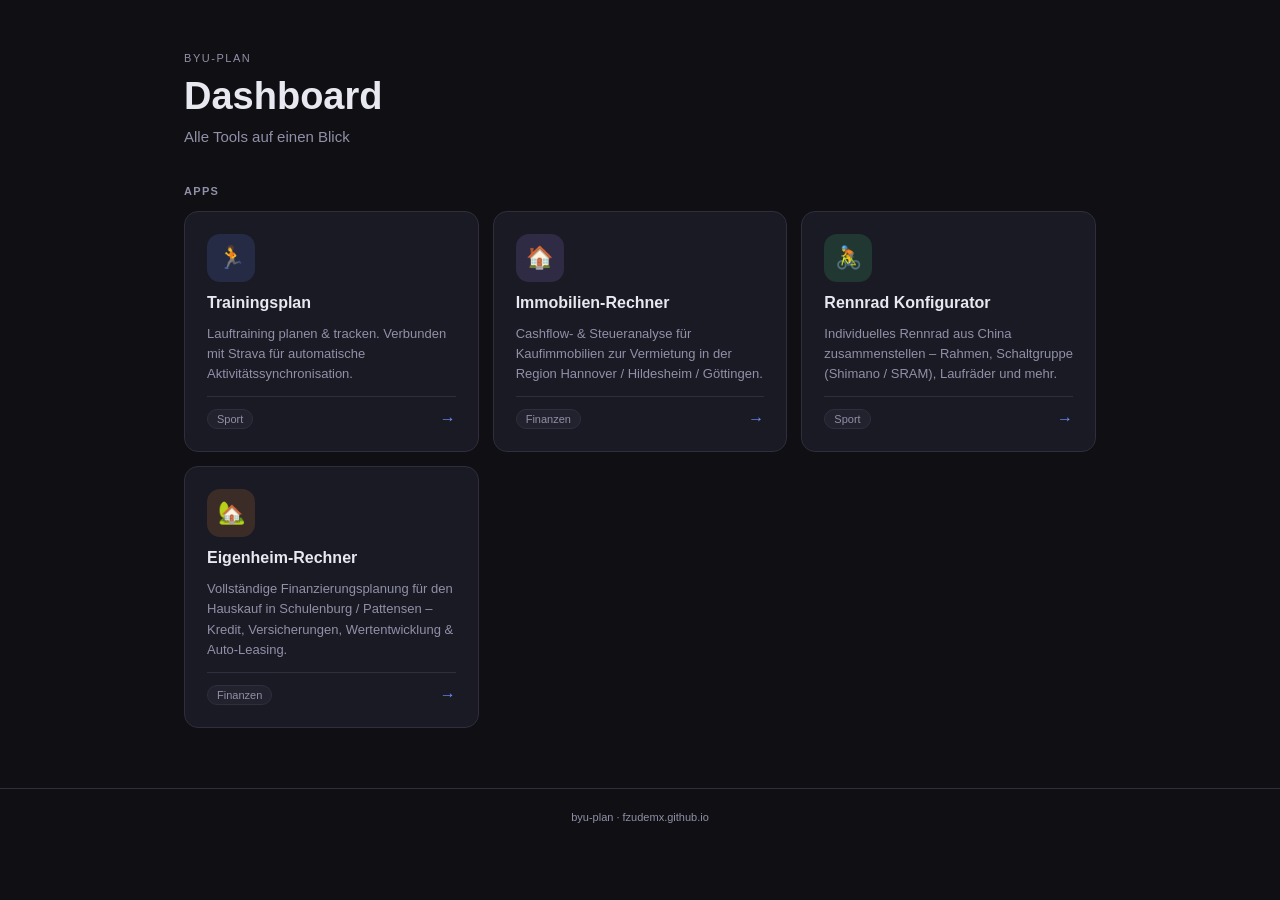
<file: index.html>
<!DOCTYPE html>
<html lang="de">
<head>
  <meta charset="UTF-8">
  <meta name="viewport" content="width=device-width, initial-scale=1.0">
  <title>Dashboard · byu-plan</title>
  <link rel="icon" type="image/svg+xml" href="/byu-plan/favicon.svg" />
  <style>
    :root {
      --bg: #0f0f14; --surface: #1a1a24; --surface2: #22222e;
      --border: #2e2e3d; --text: #e8e8f0; --text2: #9090a8;
      --accent: #6c8dfa; --accent2: #a78bfa; --radius: 14px;
    }
    * { box-sizing: border-box; margin: 0; padding: 0; }
    body {
      background: var(--bg); color: var(--text);
      font-family: -apple-system, BlinkMacSystemFont, 'Segoe UI', sans-serif;
      min-height: 100vh;
    }
    .hero { padding: 52px 24px 0; max-width: 960px; margin: 0 auto; }
    .hero .eyebrow { font-size: 11px; text-transform: uppercase; letter-spacing: .14em; color: var(--text2); margin-bottom: 12px; }
    .hero h1 {
      font-size: 38px; font-weight: 800; line-height: 1.1;
      background: linear-gradient(135deg, #e8e8f0 40%, #6c8dfa 100%);
      -webkit-background-clip: text; -webkit-text-fill-color: transparent; background-clip: text;
    }
    .hero p { color: var(--text2); font-size: 15px; margin-top: 10px; }
    .grid { max-width: 960px; margin: 0 auto; padding: 0 24px 60px; }
    .section-label { font-size: 11px; font-weight: 700; text-transform: uppercase; letter-spacing: .12em; color: var(--text2); margin: 40px 0 14px; }
    .app-grid { display: grid; grid-template-columns: repeat(auto-fill, minmax(260px, 1fr)); gap: 14px; }
    .card {
      background: var(--surface); border: 1px solid var(--border);
      border-radius: var(--radius); padding: 22px; text-decoration: none; color: inherit;
      display: flex; flex-direction: column; gap: 12px;
      transition: border-color .2s, transform .15s, box-shadow .2s;
    }
    .card:hover { border-color: var(--accent); transform: translateY(-3px); box-shadow: 0 10px 36px rgba(108,141,250,.13); }
    .card:active { transform: translateY(0); }
    .card-icon { width: 48px; height: 48px; border-radius: 13px; display: flex; align-items: center; justify-content: center; font-size: 22px; }
    .icon-blue   { background: rgba(108,141,250,.15); }
    .icon-purple { background: rgba(167,139,250,.15); }
    .icon-green  { background: rgba(74,222,128,.15); }
    .card-name { font-size: 16px; font-weight: 700; }
    .card-desc { font-size: 13px; color: var(--text2); line-height: 1.55; flex: 1; }
    .card-foot { display: flex; align-items: center; justify-content: space-between; padding-top: 12px; border-top: 1px solid var(--border); }
    .tag { font-size: 11px; padding: 3px 9px; border-radius: 20px; background: var(--surface2); color: var(--text2); border: 1px solid var(--border); }
    .arrow { font-size: 16px; color: var(--accent); transition: transform .15s; }
    .card:hover .arrow { transform: translateX(5px); }
    footer { text-align: center; padding: 22px; color: var(--text2); font-size: 11px; border-top: 1px solid var(--border); }
    @media (max-width: 480px) { .hero h1 { font-size: 28px; } .hero { padding-top: 36px; } }
  </style>
</head>
<body>

<div class="hero">
  <div class="eyebrow">byu-plan</div>
  <h1>Dashboard</h1>
  <p>Alle Tools auf einen Blick</p>
</div>

<div class="grid">
  <div class="section-label">Apps</div>
  <div class="app-grid">

    <a class="card" href="trainingsplan.html">
      <div class="card-icon icon-blue">🏃</div>
      <div class="card-name">Trainingsplan</div>
      <div class="card-desc">Lauftraining planen &amp; tracken. Verbunden mit Strava für automatische Aktivitätssynchronisation.</div>
      <div class="card-foot"><span class="tag">Sport</span><span class="arrow">→</span></div>
    </a>

    <a class="card" href="mietkalkulator.html">
      <div class="card-icon icon-purple">🏠</div>
      <div class="card-name">Immobilien-Rechner</div>
      <div class="card-desc">Cashflow- &amp; Steueranalyse für Kaufimmobilien zur Vermietung in der Region Hannover / Hildesheim / Göttingen.</div>
      <div class="card-foot"><span class="tag">Finanzen</span><span class="arrow">→</span></div>
    </a>

    <a class="card" href="rennrad-konfigurator.html">
      <div class="card-icon icon-green">🚴</div>
      <div class="card-name">Rennrad Konfigurator</div>
      <div class="card-desc">Individuelles Rennrad aus China zusammenstellen – Rahmen, Schaltgruppe (Shimano / SRAM), Laufräder und mehr.</div>
      <div class="card-foot"><span class="tag">Sport</span><span class="arrow">→</span></div>
    </a>

    <a class="card" href="eigenheim-rechner.html">
      <div class="card-icon" style="background:rgba(251,146,60,.15)">🏡</div>
      <div class="card-name">Eigenheim-Rechner</div>
      <div class="card-desc">Vollständige Finanzierungsplanung für den Hauskauf in Schulenburg / Pattensen – Kredit, Versicherungen, Wertentwicklung &amp; Auto-Leasing.</div>
      <div class="card-foot"><span class="tag">Finanzen</span><span class="arrow">→</span></div>
    </a>

  </div>
</div>

<footer>byu-plan · fzudemx.github.io</footer>

</body>
</html>
</file>
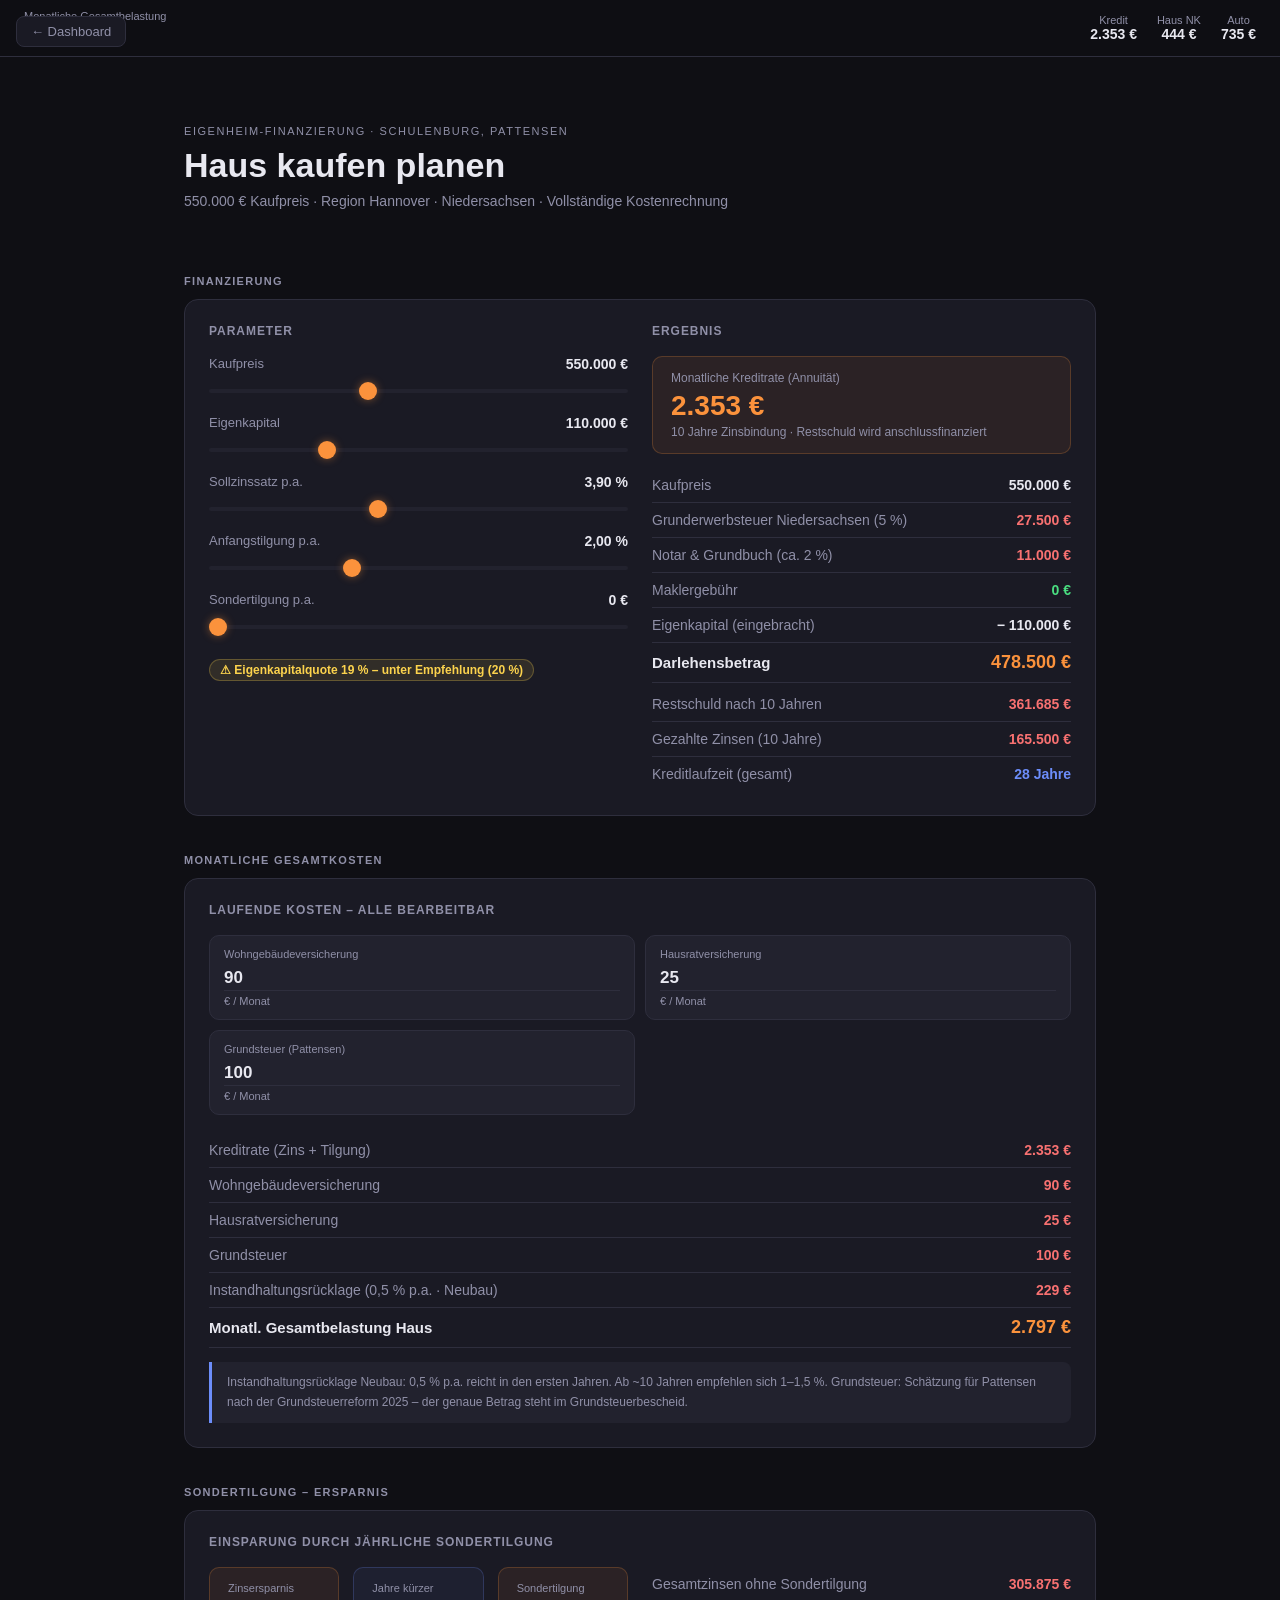
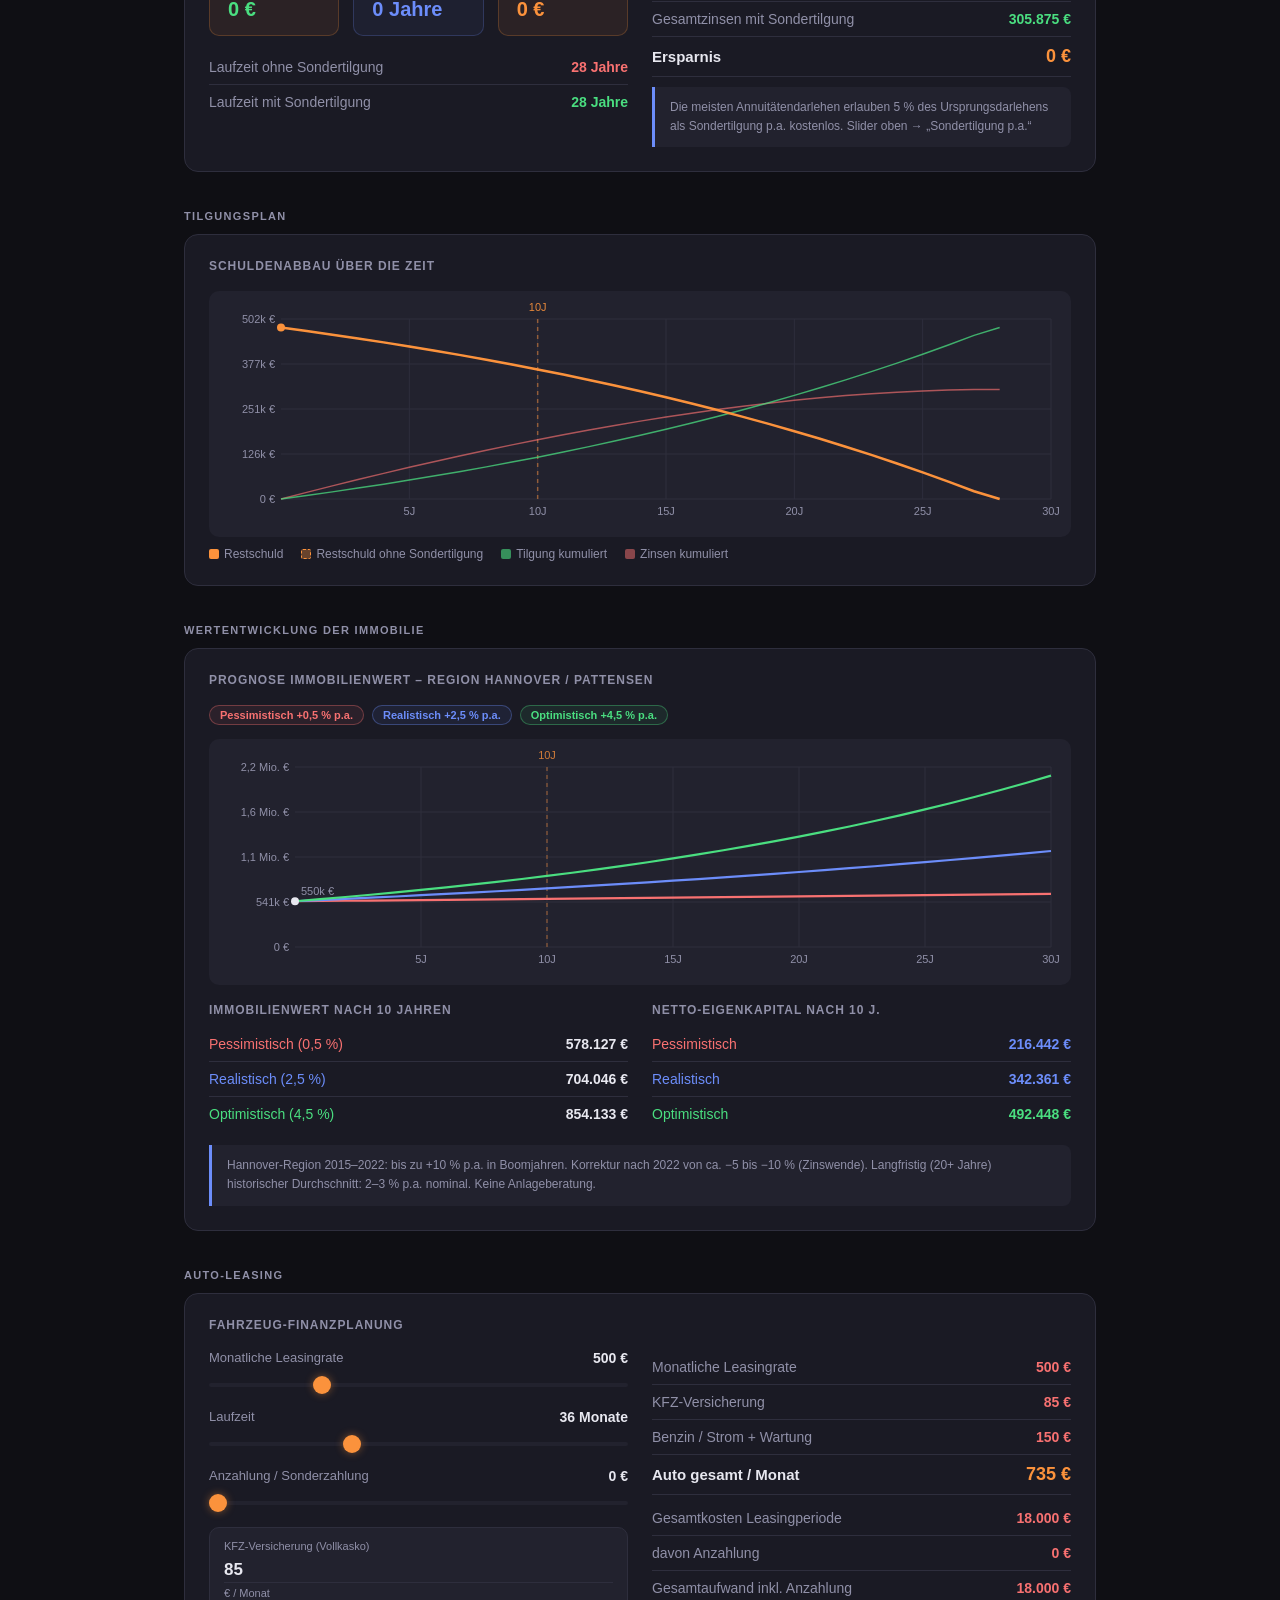
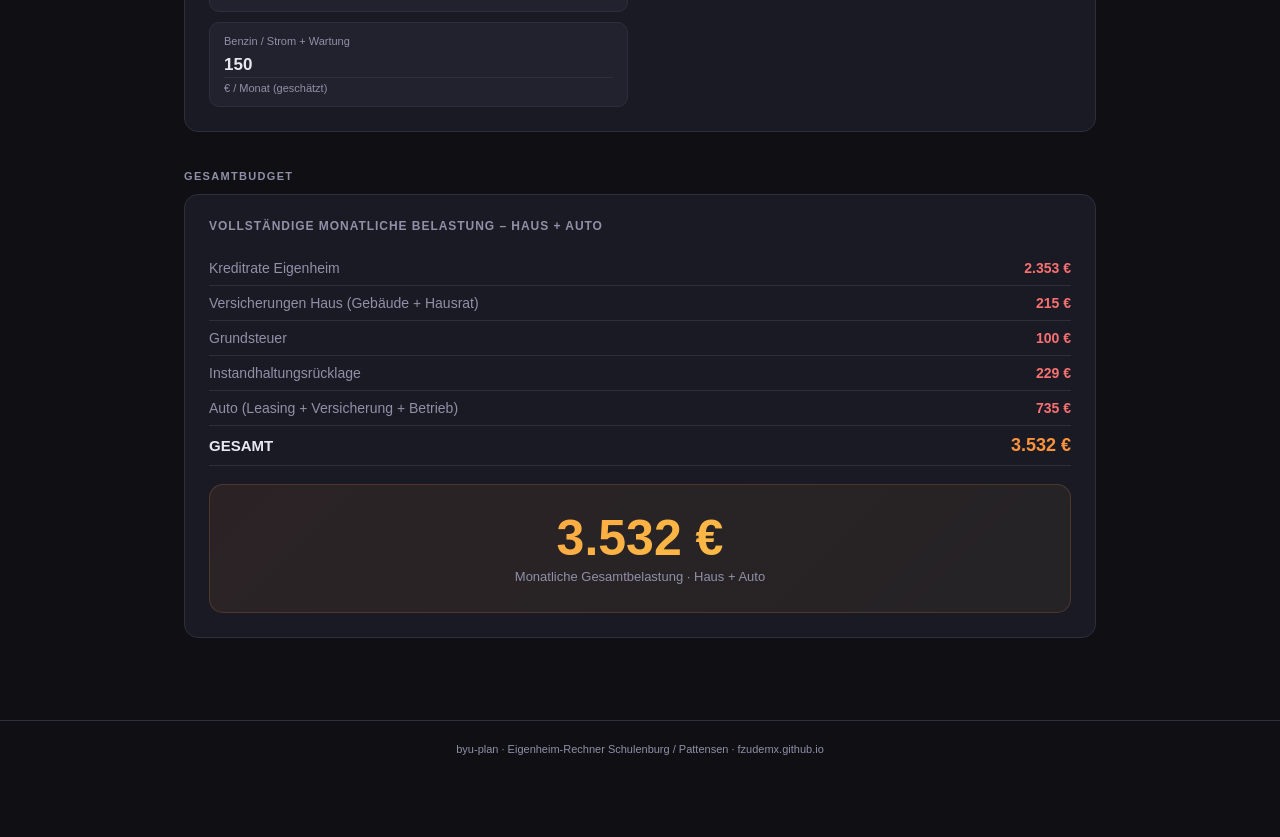
<file: eigenheim-rechner.html>
<!DOCTYPE html>
<html lang="de">
<head>
  <meta charset="UTF-8">
  <meta name="viewport" content="width=device-width, initial-scale=1.0">
  <title>Eigenheim-Rechner · byu-plan</title>
  <link rel="icon" type="image/svg+xml" href="/byu-plan/favicon.svg" />
  <style>
    :root {
      --bg: #0f0f14; --surface: #1a1a24; --surface2: #22222e;
      --border: #2e2e3d; --text: #e8e8f0; --text2: #9090a8;
      --accent: #fb923c; --accent2: #fcd34d;
      --green: #4ade80; --red: #f87171; --blue: #6c8dfa;
      --radius: 14px;
    }
    * { box-sizing: border-box; margin: 0; padding: 0; }
    body {
      background: var(--bg); color: var(--text);
      font-family: -apple-system, BlinkMacSystemFont, 'Segoe UI', sans-serif;
      min-height: 100vh; padding-bottom: 60px;
    }

    .back-btn {
      position: fixed; top: 16px; left: 16px; z-index: 100;
      background: var(--surface); border: 1px solid var(--border);
      color: var(--text2); text-decoration: none;
      padding: 7px 14px; border-radius: 8px; font-size: 13px;
      display: flex; align-items: center; gap: 6px;
      transition: color .2s, border-color .2s;
    }
    .back-btn:hover { color: var(--text); border-color: var(--accent); }

    .sticky-summary {
      position: sticky; top: 0; z-index: 50;
      background: rgba(15,15,20,.96); backdrop-filter: blur(14px);
      border-bottom: 1px solid var(--border);
      padding: 10px 24px;
      display: flex; align-items: center; justify-content: space-between;
      flex-wrap: wrap; gap: 8px;
    }
    .sticky-label { font-size: 11px; color: var(--text2); }
    .sticky-amount { font-size: 22px; font-weight: 800; color: var(--accent); line-height: 1.1; }
    .sticky-items { display: flex; gap: 20px; flex-wrap: wrap; }
    .sticky-item { text-align: center; }
    .sticky-item-val { font-size: 14px; font-weight: 700; }

    .page-header { padding: 68px 24px 0; max-width: 960px; margin: 0 auto; }
    .eyebrow { font-size: 11px; text-transform: uppercase; letter-spacing: .14em; color: var(--text2); margin-bottom: 10px; }
    .page-header h1 {
      font-size: 34px; font-weight: 800; line-height: 1.1;
      background: linear-gradient(135deg, #e8e8f0 40%, var(--accent) 100%);
      -webkit-background-clip: text; -webkit-text-fill-color: transparent; background-clip: text;
    }
    .page-header p { color: var(--text2); font-size: 14px; margin-top: 8px; }

    .main { max-width: 960px; margin: 0 auto; padding: 28px 24px; }

    .section-title {
      font-size: 11px; font-weight: 700; text-transform: uppercase;
      letter-spacing: .12em; color: var(--text2); margin: 38px 0 12px;
    }

    .card {
      background: var(--surface); border: 1px solid var(--border);
      border-radius: var(--radius); padding: 24px; margin-bottom: 14px;
    }
    .card-title {
      font-size: 12px; font-weight: 700; color: var(--text2);
      text-transform: uppercase; letter-spacing: .08em; margin-bottom: 18px;
    }

    .two-col { display: grid; grid-template-columns: 1fr 1fr; gap: 24px; }
    .three-col { display: grid; grid-template-columns: 1fr 1fr 1fr; gap: 14px; }
    @media (max-width: 640px) {
      .two-col { grid-template-columns: 1fr; }
      .three-col { grid-template-columns: 1fr 1fr; }
    }
    @media (max-width: 400px) { .three-col { grid-template-columns: 1fr; } }

    .field { margin-bottom: 18px; }
    .field:last-child { margin-bottom: 0; }
    .field label {
      display: flex; justify-content: space-between; align-items: center;
      font-size: 13px; color: var(--text2); margin-bottom: 7px;
    }
    .field label .val { font-weight: 700; color: var(--text); font-size: 14px; }

    input[type="range"] {
      -webkit-appearance: none; width: 100%; height: 4px;
      background: var(--surface2); border-radius: 2px; outline: none; cursor: pointer;
    }
    input[type="range"]::-webkit-slider-thumb {
      -webkit-appearance: none; width: 18px; height: 18px;
      background: var(--accent); border-radius: 50%;
      box-shadow: 0 0 8px rgba(251,146,60,.45); cursor: pointer;
    }
    input[type="range"]::-moz-range-thumb {
      width: 18px; height: 18px; background: var(--accent);
      border-radius: 50%; border: none; cursor: pointer;
    }

    .result-row {
      display: flex; justify-content: space-between; align-items: center;
      padding: 9px 0; border-bottom: 1px solid var(--border); font-size: 14px;
    }
    .result-row:last-child { border-bottom: none; }
    .result-row .lbl { color: var(--text2); }
    .result-row .v { font-weight: 600; }
    .result-row.total .lbl { font-weight: 700; color: var(--text); font-size: 15px; }
    .result-row.total .v { font-size: 18px; font-weight: 800; color: var(--accent); }
    .v.neg { color: var(--red); }
    .v.pos { color: var(--green); }
    .v.blue { color: var(--blue); }

    .highlight-box {
      background: rgba(251,146,60,.08); border: 1px solid rgba(251,146,60,.22);
      border-radius: 10px; padding: 14px 18px; margin-bottom: 14px;
    }
    .highlight-box .big { font-size: 28px; font-weight: 800; color: var(--accent); line-height: 1.1; }
    .highlight-box .sub { font-size: 12px; color: var(--text2); margin-top: 4px; }

    .ins-grid { display: grid; grid-template-columns: 1fr 1fr; gap: 10px; margin-bottom: 18px; }
    @media (max-width: 480px) { .ins-grid { grid-template-columns: 1fr; } }
    .ins-cell {
      background: var(--surface2); border: 1px solid var(--border);
      border-radius: 10px; padding: 12px 14px;
    }
    .ins-cell .ins-label { font-size: 11px; color: var(--text2); margin-bottom: 6px; }
    .ins-cell input {
      width: 100%; background: transparent; border: none;
      border-bottom: 1px solid var(--border);
      color: var(--text); font-size: 17px; font-weight: 700; padding: 2px 0;
      outline: none; transition: border-color .2s;
    }
    .ins-cell input:focus { border-bottom-color: var(--accent); }
    .ins-cell .ins-unit { font-size: 11px; color: var(--text2); margin-top: 4px; }

    .equity-badge {
      display: inline-flex; align-items: center; gap: 6px;
      font-size: 12px; padding: 3px 10px; border-radius: 20px;
      font-weight: 600; margin-top: 8px;
    }
    .equity-badge.good { background: rgba(74,222,128,.12); color: var(--green); border: 1px solid rgba(74,222,128,.25); }
    .equity-badge.warn { background: rgba(252,211,77,.1); color: var(--accent2); border: 1px solid rgba(252,211,77,.25); }
    .equity-badge.bad  { background: rgba(248,113,113,.1); color: var(--red); border: 1px solid rgba(248,113,113,.25); }

    .big-total {
      text-align: center; padding: 28px 20px;
      background: linear-gradient(135deg, rgba(251,146,60,.08), rgba(252,211,77,.05));
      border: 1px solid rgba(251,146,60,.18); border-radius: var(--radius); margin-top: 18px;
    }
    .big-total .number {
      font-size: 50px; font-weight: 900; line-height: 1;
      background: linear-gradient(135deg, var(--accent), var(--accent2));
      -webkit-background-clip: text; -webkit-text-fill-color: transparent; background-clip: text;
    }
    .big-total .lbl { font-size: 13px; color: var(--text2); margin-top: 6px; }

    .info-box {
      background: var(--surface2); border-left: 3px solid var(--blue);
      border-radius: 0 8px 8px 0; padding: 11px 15px;
      font-size: 12px; color: var(--text2); line-height: 1.6; margin-top: 14px;
    }

    .chart-wrap { background: var(--surface2); border-radius: 10px; padding: 4px 4px 2px; overflow: hidden; }
    canvas { display: block; width: 100%; height: 240px; }

    .legend { display: flex; gap: 18px; flex-wrap: wrap; margin-top: 10px; }
    .legend-item { display: flex; align-items: center; gap: 5px; font-size: 12px; color: var(--text2); }
    .legend-dot { width: 10px; height: 10px; border-radius: 2px; }

    .scenario-row { display: flex; gap: 8px; flex-wrap: wrap; margin-bottom: 14px; }
    .scenario-badge { font-size: 11px; padding: 3px 10px; border-radius: 20px; border: 1px solid; font-weight: 600; }
    .scenario-badge.pess { color: var(--red); border-color: rgba(248,113,113,.35); background: rgba(248,113,113,.08); }
    .scenario-badge.real { color: var(--blue); border-color: rgba(108,141,250,.35); background: rgba(108,141,250,.08); }
    .scenario-badge.opti { color: var(--green); border-color: rgba(74,222,128,.35); background: rgba(74,222,128,.08); }

    footer { text-align: center; padding: 22px; color: var(--text2); font-size: 11px; border-top: 1px solid var(--border); margin-top: 40px; }

    @media (max-width: 480px) {
      .page-header h1 { font-size: 26px; }
      .page-header { padding-top: 58px; }
      .big-total .number { font-size: 36px; }
    }
  </style>
</head>
<body>

<a class="back-btn" href="/byu-plan/">← Dashboard</a>

<div class="sticky-summary">
  <div>
    <div class="sticky-label">Monatliche Gesamtbelastung</div>
    <div class="sticky-amount" id="s-total">– €</div>
  </div>
  <div class="sticky-items">
    <div class="sticky-item"><div class="sticky-label">Kredit</div><div class="sticky-item-val" id="s-kredit">– €</div></div>
    <div class="sticky-item"><div class="sticky-label">Haus NK</div><div class="sticky-item-val" id="s-nk">– €</div></div>
    <div class="sticky-item"><div class="sticky-label">Auto</div><div class="sticky-item-val" id="s-auto">– €</div></div>
  </div>
</div>

<div class="page-header">
  <div class="eyebrow">Eigenheim-Finanzierung · Schulenburg, Pattensen</div>
  <h1>Haus kaufen planen</h1>
  <p>550.000 € Kaufpreis · Region Hannover · Niedersachsen · Vollständige Kostenrechnung</p>
</div>

<div class="main">

  <div class="section-title">Finanzierung</div>
  <div class="card">
    <div class="two-col">
      <div>
        <div class="card-title">Parameter</div>
        <div class="field"><label>Kaufpreis <span class="val" id="l-kp">550.000 €</span></label><input type="range" id="kaufpreis" min="400000" max="800000" step="5000" value="550000" oninput="update()"></div>
        <div class="field"><label>Eigenkapital <span class="val" id="l-ek">110.000 €</span></label><input type="range" id="eigenkapital" min="20000" max="350000" step="5000" value="110000" oninput="update()"></div>
        <div class="field"><label>Sollzinssatz p.a. <span class="val" id="l-zins">3,90 %</span></label><input type="range" id="zins" min="1.5" max="7.5" step="0.05" value="3.9" oninput="update()"></div>
        <div class="field"><label>Anfangstilgung p.a. <span class="val" id="l-tilg">2,00 %</span></label><input type="range" id="tilgung" min="0.5" max="5" step="0.25" value="2.0" oninput="update()"></div>
        <div class="field"><label>Sondertilgung p.a. <span class="val" id="l-sonder">0 €</span></label><input type="range" id="sonder" min="0" max="30000" step="500" value="0" oninput="update()"></div>
        <div id="equity-badge-wrap"></div>
      </div>
      <div>
        <div class="card-title">Ergebnis</div>
        <div class="highlight-box">
          <div style="font-size:12px;color:var(--text2);margin-bottom:6px">Monatliche Kreditrate (Annuität)</div>
          <div class="big" id="monthly-rate">– €</div>
          <div class="sub">10 Jahre Zinsbindung · Restschuld wird anschlussfinanziert</div>
        </div>
        <div class="result-row"><span class="lbl">Kaufpreis</span><span class="v" id="r-kp">–</span></div>
        <div class="result-row"><span class="lbl">Grunderwerbsteuer Niedersachsen (5 %)</span><span class="v neg" id="r-grunderwerb">–</span></div>
        <div class="result-row"><span class="lbl">Notar &amp; Grundbuch (ca. 2 %)</span><span class="v neg" id="r-notar">–</span></div>
        <div class="result-row"><span class="lbl">Maklergebühr</span><span class="v pos">0 €</span></div>
        <div class="result-row"><span class="lbl">Eigenkapital (eingebracht)</span><span class="v" id="r-ek">–</span></div>
        <div class="result-row total"><span class="lbl">Darlehensbetrag</span><span class="v" id="r-darlehen">–</span></div>
        <div class="result-row" style="margin-top:4px"><span class="lbl">Restschuld nach 10 Jahren</span><span class="v neg" id="r-restschuld">–</span></div>
        <div class="result-row"><span class="lbl">Gezahlte Zinsen (10 Jahre)</span><span class="v neg" id="r-zinsen10">–</span></div>
        <div class="result-row"><span class="lbl">Kreditlaufzeit (gesamt)</span><span class="v blue" id="r-laufzeit">–</span></div>
      </div>
    </div>
  </div>

  <div class="section-title">Monatliche Gesamtkosten</div>
  <div class="card">
    <div class="card-title">Laufende Kosten – alle bearbeitbar</div>
    <div class="ins-grid">
      <div class="ins-cell"><div class="ins-label">Wohngebäudeversicherung</div><input type="number" id="ins-gebaeude" value="90" min="0" oninput="update()"><div class="ins-unit">€ / Monat</div></div>
      <div class="ins-cell"><div class="ins-label">Hausratversicherung</div><input type="number" id="ins-hausrat" value="25" min="0" oninput="update()"><div class="ins-unit">€ / Monat</div></div>
      <div class="ins-cell"><div class="ins-label">Grundsteuer (Pattensen)</div><input type="number" id="ins-grundsteuer" value="100" min="0" oninput="update()"><div class="ins-unit">€ / Monat</div></div>
    </div>
    <div class="result-row"><span class="lbl">Kreditrate (Zins + Tilgung)</span><span class="v neg" id="c-kredit">–</span></div>
    <div class="result-row"><span class="lbl">Wohngebäudeversicherung</span><span class="v neg" id="c-gebaeude">–</span></div>
    <div class="result-row"><span class="lbl">Hausratversicherung</span><span class="v neg" id="c-hausrat">–</span></div>
    <div class="result-row"><span class="lbl">Grundsteuer</span><span class="v neg" id="c-grundsteuer">–</span></div>
    <div class="result-row"><span class="lbl">Instandhaltungsrücklage (0,5 % p.a. · Neubau)</span><span class="v neg" id="c-ruecklage">–</span></div>
    <div class="result-row total"><span class="lbl">Monatl. Gesamtbelastung Haus</span><span class="v" id="c-total">–</span></div>
    <div class="info-box">Instandhaltungsrücklage Neubau: 0,5 % p.a. reicht in den ersten Jahren. Ab ~10 Jahren empfehlen sich 1–1,5 %. Grundsteuer: Schätzung für Pattensen nach der Grundsteuerreform 2025 – der genaue Betrag steht im Grundsteuerbescheid.</div>
  </div>

  <div class="section-title">Sondertilgung – Ersparnis</div>
  <div class="card">
    <div class="card-title">Einsparung durch jährliche Sondertilgung</div>
    <div class="two-col">
      <div>
        <div class="three-col" style="margin-bottom:14px">
          <div class="highlight-box" style="margin-bottom:0"><div style="font-size:11px;color:var(--text2);margin-bottom:4px">Zinsersparnis</div><div style="font-size:20px;font-weight:800;color:var(--green)" id="st-ersparnis">–</div></div>
          <div class="highlight-box" style="margin-bottom:0;border-color:rgba(108,141,250,.22);background:rgba(108,141,250,.06)"><div style="font-size:11px;color:var(--text2);margin-bottom:4px">Jahre kürzer</div><div style="font-size:20px;font-weight:800;color:var(--blue)" id="st-jahre">–</div></div>
          <div class="highlight-box" style="margin-bottom:0"><div style="font-size:11px;color:var(--text2);margin-bottom:4px">Sondertilgung</div><div style="font-size:20px;font-weight:800;color:var(--accent)" id="st-betrag">–</div></div>
        </div>
        <div class="result-row"><span class="lbl">Laufzeit ohne Sondertilgung</span><span class="v neg" id="st-lz-ohne">–</span></div>
        <div class="result-row"><span class="lbl">Laufzeit mit Sondertilgung</span><span class="v pos" id="st-lz-mit">–</span></div>
      </div>
      <div>
        <div class="result-row"><span class="lbl">Gesamtzinsen ohne Sondertilgung</span><span class="v neg" id="st-zins-ohne">–</span></div>
        <div class="result-row"><span class="lbl">Gesamtzinsen mit Sondertilgung</span><span class="v pos" id="st-zins-mit">–</span></div>
        <div class="result-row total"><span class="lbl">Ersparnis</span><span class="v" id="st-ersparnis2">–</span></div>
        <div class="info-box" style="margin-top:10px">Die meisten Annuitätendarlehen erlauben 5 % des Ursprungsdarlehens als Sondertilgung p.a. kostenlos. Slider oben → „Sondertilgung p.a.“</div>
      </div>
    </div>
  </div>

  <div class="section-title">Tilgungsplan</div>
  <div class="card">
    <div class="card-title">Schuldenabbau über die Zeit</div>
    <div class="chart-wrap"><canvas id="chart-tilgung"></canvas></div>
    <div class="legend">
      <div class="legend-item"><div class="legend-dot" style="background:var(--accent)"></div> Restschuld</div>
      <div class="legend-item"><div class="legend-dot" style="background:rgba(251,146,60,.35);border:1px dashed var(--accent)"></div> Restschuld ohne Sondertilgung</div>
      <div class="legend-item"><div class="legend-dot" style="background:rgba(74,222,128,.6)"></div> Tilgung kumuliert</div>
      <div class="legend-item"><div class="legend-dot" style="background:rgba(248,113,113,.5)"></div> Zinsen kumuliert</div>
    </div>
  </div>

  <div class="section-title">Wertentwicklung der Immobilie</div>
  <div class="card">
    <div class="card-title">Prognose Immobilienwert – Region Hannover / Pattensen</div>
    <div class="scenario-row">
      <span class="scenario-badge pess">Pessimistisch +0,5 % p.a.</span>
      <span class="scenario-badge real">Realistisch +2,5 % p.a.</span>
      <span class="scenario-badge opti">Optimistisch +4,5 % p.a.</span>
    </div>
    <div class="chart-wrap"><canvas id="chart-wert"></canvas></div>
    <div class="two-col" style="margin-top:18px">
      <div>
        <div class="card-title" style="margin-bottom:10px">Immobilienwert nach 10 Jahren</div>
        <div class="result-row"><span class="lbl" style="color:var(--red)">Pessimistisch (0,5 %)</span><span class="v" id="w10-p">–</span></div>
        <div class="result-row"><span class="lbl" style="color:var(--blue)">Realistisch (2,5 %)</span><span class="v" id="w10-r">–</span></div>
        <div class="result-row"><span class="lbl" style="color:var(--green)">Optimistisch (4,5 %)</span><span class="v" id="w10-o">–</span></div>
      </div>
      <div>
        <div class="card-title" style="margin-bottom:10px">Netto-Eigenkapital nach 10 J.</div>
        <div class="result-row"><span class="lbl" style="color:var(--red)">Pessimistisch</span><span class="v" id="eq10-p">–</span></div>
        <div class="result-row"><span class="lbl" style="color:var(--blue)">Realistisch</span><span class="v blue" id="eq10-r">–</span></div>
        <div class="result-row"><span class="lbl" style="color:var(--green)">Optimistisch</span><span class="v pos" id="eq10-o">–</span></div>
      </div>
    </div>
    <div class="info-box">Hannover-Region 2015–2022: bis zu +10 % p.a. in Boomjahren. Korrektur nach 2022 von ca. −5 bis −10 % (Zinswende). Langfristig (20+ Jahre) historischer Durchschnitt: 2–3 % p.a. nominal. Keine Anlageberatung.</div>
  </div>

  <div class="section-title">Auto-Leasing</div>
  <div class="card">
    <div class="card-title">Fahrzeug-Finanzplanung</div>
    <div class="two-col">
      <div>
        <div class="field"><label>Monatliche Leasingrate <span class="val" id="l-lease">500 €</span></label><input type="range" id="lease-rate" min="150" max="1500" step="25" value="500" oninput="update()"></div>
        <div class="field"><label>Laufzeit <span class="val" id="l-lease-dauer">36 Monate</span></label><input type="range" id="lease-dauer" min="24" max="60" step="6" value="36" oninput="update()"></div>
        <div class="field"><label>Anzahlung / Sonderzahlung <span class="val" id="l-lease-an">0 €</span></label><input type="range" id="lease-anzahlung" min="0" max="25000" step="500" value="0" oninput="update()"></div>
        <div class="ins-cell" style="margin-top:12px"><div class="ins-label">KFZ-Versicherung (Vollkasko)</div><input type="number" id="ins-kfz" value="85" min="0" oninput="update()"><div class="ins-unit">€ / Monat</div></div>
        <div class="ins-cell" style="margin-top:10px"><div class="ins-label">Benzin / Strom + Wartung</div><input type="number" id="ins-fahrtkosten" value="150" min="0" oninput="update()"><div class="ins-unit">€ / Monat (geschätzt)</div></div>
      </div>
      <div>
        <div class="result-row"><span class="lbl">Monatliche Leasingrate</span><span class="v neg" id="la-rate">–</span></div>
        <div class="result-row"><span class="lbl">KFZ-Versicherung</span><span class="v neg" id="la-kfz">–</span></div>
        <div class="result-row"><span class="lbl">Benzin / Strom + Wartung</span><span class="v neg" id="la-fahrt">–</span></div>
        <div class="result-row total"><span class="lbl">Auto gesamt / Monat</span><span class="v" id="la-total">–</span></div>
        <div class="result-row" style="margin-top:6px"><span class="lbl">Gesamtkosten Leasingperiode</span><span class="v neg" id="la-gesamt">–</span></div>
        <div class="result-row"><span class="lbl">davon Anzahlung</span><span class="v neg" id="la-anzahlung">–</span></div>
        <div class="result-row"><span class="lbl">Gesamtaufwand inkl. Anzahlung</span><span class="v neg" id="la-alles">–</span></div>
      </div>
    </div>
  </div>

  <div class="section-title">Gesamtbudget</div>
  <div class="card">
    <div class="card-title">Vollständige monatliche Belastung – Haus + Auto</div>
    <div class="result-row"><span class="lbl">Kreditrate Eigenheim</span><span class="v neg" id="b-kredit">–</span></div>
    <div class="result-row"><span class="lbl">Versicherungen Haus (Gebäude + Hausrat)</span><span class="v neg" id="b-vers-haus">–</span></div>
    <div class="result-row"><span class="lbl">Grundsteuer</span><span class="v neg" id="b-grundsteuer">–</span></div>
    <div class="result-row"><span class="lbl">Instandhaltungsrücklage</span><span class="v neg" id="b-ruecklage">–</span></div>
    <div class="result-row"><span class="lbl">Auto (Leasing + Versicherung + Betrieb)</span><span class="v neg" id="b-auto">–</span></div>
    <div class="result-row total"><span class="lbl">GESAMT</span><span class="v" id="b-total">–</span></div>
    <div class="big-total">
      <div class="number" id="b-big">–</div>
      <div class="lbl">Monatliche Gesamtbelastung · Haus + Auto</div>
    </div>
  </div>

</div>

<footer>byu-plan · Eigenheim-Rechner Schulenburg / Pattensen · fzudemx.github.io</footer>

<script>
const de = new Intl.NumberFormat('de-DE', { maximumFractionDigits: 0 });
function eur(n) { return de.format(Math.round(n)) + ' €'; }
function fmtPct(n) { return n.toFixed(2).replace('.', ',') + ' %'; }
function fmtCompact(n) {
  if (n >= 1000000) return (n/1000000).toFixed(1).replace('.',',') + ' Mio. €';
  if (n >= 1000) return Math.round(n/1000) + 'k €';
  return Math.round(n) + ' €';
}
function set(id, val) { document.getElementById(id).textContent = val; }

function amortize(principal, annualRatePct, annualTilgungPct, sonderYearly) {
  const monthlyPayment = principal * (annualRatePct/100 + annualTilgungPct/100) / 12;
  const r = annualRatePct/100/12;
  let balance = principal;
  const rows = [];
  let cumInterest = 0, cumPrincipal = 0;
  for (let year = 1; year <= 50; year++) {
    let yi = 0, yp = 0;
    for (let m = 0; m < 12; m++) {
      if (balance <= 0) break;
      const interest = balance * r;
      let repay = monthlyPayment - interest;
      if (repay < 0) repay = 0;
      repay = Math.min(repay, balance);
      yi += interest; yp += repay;
      balance -= repay;
    }
    if (sonderYearly > 0 && balance > 0) {
      const s = Math.min(sonderYearly, balance);
      yp += s; balance -= s;
    }
    cumInterest += yi; cumPrincipal += yp;
    rows.push({ year, balance: Math.max(0, balance), yi, yp, cumInterest, cumPrincipal });
    if (balance <= 0) break;
  }
  return rows;
}

function update() {
  const kp     = +document.getElementById('kaufpreis').value;
  const ek     = +document.getElementById('eigenkapital').value;
  const zins   = +document.getElementById('zins').value;
  const tilg   = +document.getElementById('tilgung').value;
  const sonder = +document.getElementById('sonder').value;

  set('l-kp', eur(kp)); set('l-ek', eur(ek));
  set('l-zins', fmtPct(zins)); set('l-tilg', fmtPct(tilg)); set('l-sonder', eur(sonder));

  const grunderwerb = kp * 0.05;
  const notar = kp * 0.02;
  const darlehen = Math.max(0, kp + grunderwerb + notar - ek);
  const ekQuote = ek / (kp + grunderwerb + notar);
  const monthlyRate = darlehen * (zins/100 + tilg/100) / 12;

  set('r-kp', eur(kp)); set('r-grunderwerb', eur(grunderwerb)); set('r-notar', eur(notar));
  set('r-ek', '− ' + eur(ek)); set('r-darlehen', eur(darlehen)); set('monthly-rate', eur(monthlyRate));

  const badge = document.getElementById('equity-badge-wrap');
  let bCls, bTxt;
  if (ekQuote >= 0.20) { bCls='good'; bTxt=`✓ Eigenkapitalquote ${Math.round(ekQuote*100)} % – sehr gut`; }
  else if (ekQuote >= 0.10) { bCls='warn'; bTxt=`⚠ Eigenkapitalquote ${Math.round(ekQuote*100)} % – unter Empfehlung (20 %)`; }
  else { bCls='bad'; bTxt=`✕ Eigenkapitalquote ${Math.round(ekQuote*100)} % – zu niedrig`; }
  badge.innerHTML = `<div class="equity-badge ${bCls}">${bTxt}</div>`;

  const schedMit  = amortize(darlehen, zins, tilg, sonder);
  const schedOhne = amortize(darlehen, zins, tilg, 0);
  const y10 = schedMit.find(s => s.year === 10) || schedMit[schedMit.length-1];

  set('r-restschuld', eur(y10.balance)); set('r-zinsen10', eur(y10.cumInterest));
  set('r-laufzeit', schedMit.length + ' Jahre');

  const insGeb  = +(document.getElementById('ins-gebaeude').value)    || 0;
  const insHaus = +(document.getElementById('ins-hausrat').value)      || 0;
  const insGrst = +(document.getElementById('ins-grundsteuer').value)  || 0;
  const rueckl  = kp * 0.005 / 12;
  const versSum = insGeb + insHaus + insGrst;
  const hausTotal = monthlyRate + versSum + rueckl;

  set('c-kredit', eur(monthlyRate)); set('c-gebaeude', eur(insGeb)); set('c-hausrat', eur(insHaus));
  set('c-grundsteuer', eur(insGrst)); set('c-ruecklage', eur(rueckl)); set('c-total', eur(hausTotal));

  const zinsenOhne = schedOhne.reduce((s,r) => s+r.yi, 0);
  const zinsenMit  = schedMit.reduce((s,r) => s+r.yi, 0);
  const ersparnis  = zinsenOhne - zinsenMit;
  set('st-betrag', eur(sonder)); set('st-ersparnis', eur(ersparnis)); set('st-ersparnis2', eur(ersparnis));
  set('st-jahre', (schedOhne.length - schedMit.length) + ' Jahre');
  set('st-lz-ohne', schedOhne.length + ' Jahre'); set('st-lz-mit', schedMit.length + ' Jahre');
  set('st-zins-ohne', eur(zinsenOhne)); set('st-zins-mit', eur(zinsenMit));

  const rates = [0.005, 0.025, 0.045];
  const w10 = rates.map(r => kp * Math.pow(1+r, 10));
  const eq10 = w10.map(w => w - y10.balance);
  set('w10-p', eur(w10[0])); set('w10-r', eur(w10[1])); set('w10-o', eur(w10[2]));
  ['p','r','o'].forEach((k,i) => {
    const el = document.getElementById('eq10-'+k);
    el.textContent = eur(eq10[i]);
    el.className = 'v ' + (eq10[i] >= 0 ? (k==='o' ? 'pos' : 'blue') : 'neg');
  });

  const leaseRate  = +document.getElementById('lease-rate').value;
  const leaseDauer = +document.getElementById('lease-dauer').value;
  const leaseAn    = +document.getElementById('lease-anzahlung').value;
  const kfzVers    = +(document.getElementById('ins-kfz').value) || 0;
  const fahrt      = +(document.getElementById('ins-fahrtkosten').value) || 0;

  set('l-lease', eur(leaseRate)); set('l-lease-dauer', leaseDauer+' Monate'); set('l-lease-an', eur(leaseAn));
  const autoMonat = leaseRate + kfzVers + fahrt;
  const leaseTotal = leaseRate * leaseDauer;
  set('la-rate', eur(leaseRate)); set('la-kfz', eur(kfzVers)); set('la-fahrt', eur(fahrt));
  set('la-total', eur(autoMonat)); set('la-gesamt', eur(leaseTotal)); set('la-anzahlung', eur(leaseAn)); set('la-alles', eur(leaseTotal+leaseAn));

  const total = hausTotal + autoMonat;
  set('b-kredit', eur(monthlyRate)); set('b-vers-haus', eur(versSum)); set('b-grundsteuer', eur(insGrst));
  set('b-ruecklage', eur(rueckl)); set('b-auto', eur(autoMonat)); set('b-total', eur(total)); set('b-big', eur(total));
  set('s-total', eur(total)); set('s-kredit', eur(monthlyRate)); set('s-nk', eur(versSum+rueckl)); set('s-auto', eur(autoMonat));

  drawTilgung(schedMit, schedOhne, darlehen);
  drawWert(kp);
}

function drawTilgung(schedMit, schedOhne, darlehen) {
  const canvas = document.getElementById('chart-tilgung');
  const W = canvas.parentElement.clientWidth - 8, H = 240;
  canvas.width = W; canvas.height = H;
  const ctx = canvas.getContext('2d');
  const pad = {top:24,right:16,bottom:36,left:68};
  const cw = W-pad.left-pad.right, ch = H-pad.top-pad.bottom;
  ctx.fillStyle='#22222e'; ctx.fillRect(0,0,W,H);
  const maxYears = Math.max(schedOhne.length+1, 30);
  const maxVal = darlehen * 1.05;
  const cx = yr => pad.left + (yr/maxYears)*cw;
  const cy = val => pad.top + ch - (val/maxVal)*ch;
  ctx.strokeStyle='#2e2e3d'; ctx.lineWidth=1;
  for (let i=0; i<=4; i++) {
    const yy = pad.top+(i/4)*ch;
    ctx.beginPath(); ctx.moveTo(pad.left,yy); ctx.lineTo(pad.left+cw,yy); ctx.stroke();
    ctx.fillStyle='#9090a8'; ctx.font='11px sans-serif'; ctx.textAlign='right';
    ctx.fillText(fmtCompact(maxVal*(1-i/4)), pad.left-6, yy+4);
  }
  for (let yr=5; yr<=maxYears; yr+=5) {
    ctx.strokeStyle='#2e2e3d'; ctx.beginPath(); ctx.moveTo(cx(yr),pad.top); ctx.lineTo(cx(yr),pad.top+ch); ctx.stroke();
    ctx.fillStyle='#9090a8'; ctx.font='11px sans-serif'; ctx.textAlign='center';
    ctx.fillText(yr+'J', cx(yr), H-pad.bottom+16);
  }
  ctx.strokeStyle='rgba(251,146,60,.5)'; ctx.setLineDash([4,4]); ctx.lineWidth=1.5;
  ctx.beginPath(); ctx.moveTo(cx(10),pad.top); ctx.lineTo(cx(10),pad.top+ch); ctx.stroke();
  ctx.setLineDash([]); ctx.fillStyle='rgba(251,146,60,.9)'; ctx.font='11px sans-serif'; ctx.textAlign='center';
  ctx.fillText('10J', cx(10), pad.top-8);
  ctx.strokeStyle='rgba(248,113,113,.65)'; ctx.lineWidth=1.5;
  ctx.beginPath(); ctx.moveTo(cx(0),cy(0));
  for (const s of schedOhne) ctx.lineTo(cx(s.year), cy(Math.min(s.cumInterest,maxVal)));
  ctx.stroke();
  ctx.strokeStyle='rgba(74,222,128,.75)'; ctx.lineWidth=1.5;
  ctx.beginPath(); ctx.moveTo(cx(0),cy(0));
  for (const s of schedOhne) ctx.lineTo(cx(s.year), cy(Math.min(s.cumPrincipal,maxVal)));
  ctx.stroke();
  ctx.strokeStyle='rgba(251,146,60,.35)'; ctx.lineWidth=1.5; ctx.setLineDash([4,4]);
  ctx.beginPath(); ctx.moveTo(cx(0),cy(darlehen));
  for (const s of schedOhne) { ctx.lineTo(cx(s.year),cy(s.balance)); if(s.balance<=0) break; }
  ctx.stroke(); ctx.setLineDash([]);
  ctx.strokeStyle='#fb923c'; ctx.lineWidth=2.5;
  ctx.beginPath(); ctx.moveTo(cx(0),cy(darlehen));
  for (const s of schedMit) { ctx.lineTo(cx(s.year),cy(s.balance)); if(s.balance<=0) break; }
  ctx.stroke();
  ctx.fillStyle='#fb923c'; ctx.beginPath(); ctx.arc(cx(0),cy(darlehen),4,0,Math.PI*2); ctx.fill();
}

function drawWert(kp) {
  const canvas = document.getElementById('chart-wert');
  const W = canvas.parentElement.clientWidth - 8, H = 240;
  canvas.width = W; canvas.height = H;
  const ctx = canvas.getContext('2d');
  const pad = {top:24,right:16,bottom:36,left:82};
  const cw = W-pad.left-pad.right, ch = H-pad.top-pad.bottom;
  ctx.fillStyle='#22222e'; ctx.fillRect(0,0,W,H);
  const YEARS=30, rates=[0.005,0.025,0.045], colors=['#f87171','#6c8dfa','#4ade80'];
  const maxVal = kp*Math.pow(1.045,YEARS)*1.05;
  const cx = yr => pad.left+(yr/YEARS)*cw;
  const cy = val => pad.top+ch-(val/maxVal)*ch;
  ctx.strokeStyle='#2e2e3d'; ctx.lineWidth=1;
  for (let i=0; i<=4; i++) {
    const yy=pad.top+(i/4)*ch;
    ctx.beginPath(); ctx.moveTo(pad.left,yy); ctx.lineTo(pad.left+cw,yy); ctx.stroke();
    ctx.fillStyle='#9090a8'; ctx.font='11px sans-serif'; ctx.textAlign='right';
    ctx.fillText(fmtCompact(maxVal*(1-i/4)), pad.left-6, yy+4);
  }
  for (let yr=5; yr<=YEARS; yr+=5) {
    ctx.strokeStyle='#2e2e3d'; ctx.beginPath(); ctx.moveTo(cx(yr),pad.top); ctx.lineTo(cx(yr),pad.top+ch); ctx.stroke();
    ctx.fillStyle='#9090a8'; ctx.font='11px sans-serif'; ctx.textAlign='center';
    ctx.fillText(yr+'J', cx(yr), H-pad.bottom+16);
  }
  ctx.strokeStyle='rgba(251,146,60,.4)'; ctx.setLineDash([4,4]); ctx.lineWidth=1.5;
  ctx.beginPath(); ctx.moveTo(cx(10),pad.top); ctx.lineTo(cx(10),pad.top+ch); ctx.stroke();
  ctx.setLineDash([]); ctx.fillStyle='rgba(251,146,60,.8)'; ctx.font='11px sans-serif'; ctx.textAlign='center';
  ctx.fillText('10J', cx(10), pad.top-8);
  for (let si=0; si<rates.length; si++) {
    ctx.strokeStyle=colors[si]; ctx.lineWidth=2.2;
    ctx.beginPath(); ctx.moveTo(cx(0),cy(kp));
    for (let yr=1; yr<=YEARS; yr++) ctx.lineTo(cx(yr), cy(kp*Math.pow(1+rates[si],yr)));
    ctx.stroke();
  }
  ctx.fillStyle='#9090a8'; ctx.font='11px sans-serif'; ctx.textAlign='left';
  ctx.fillText(fmtCompact(kp), cx(0)+6, cy(kp)-6);
  ctx.fillStyle='#e8e8f0'; ctx.beginPath(); ctx.arc(cx(0),cy(kp),4,0,Math.PI*2); ctx.fill();
}

update();
window.addEventListener('resize', update);
</script>
</body>
</html>
</file>
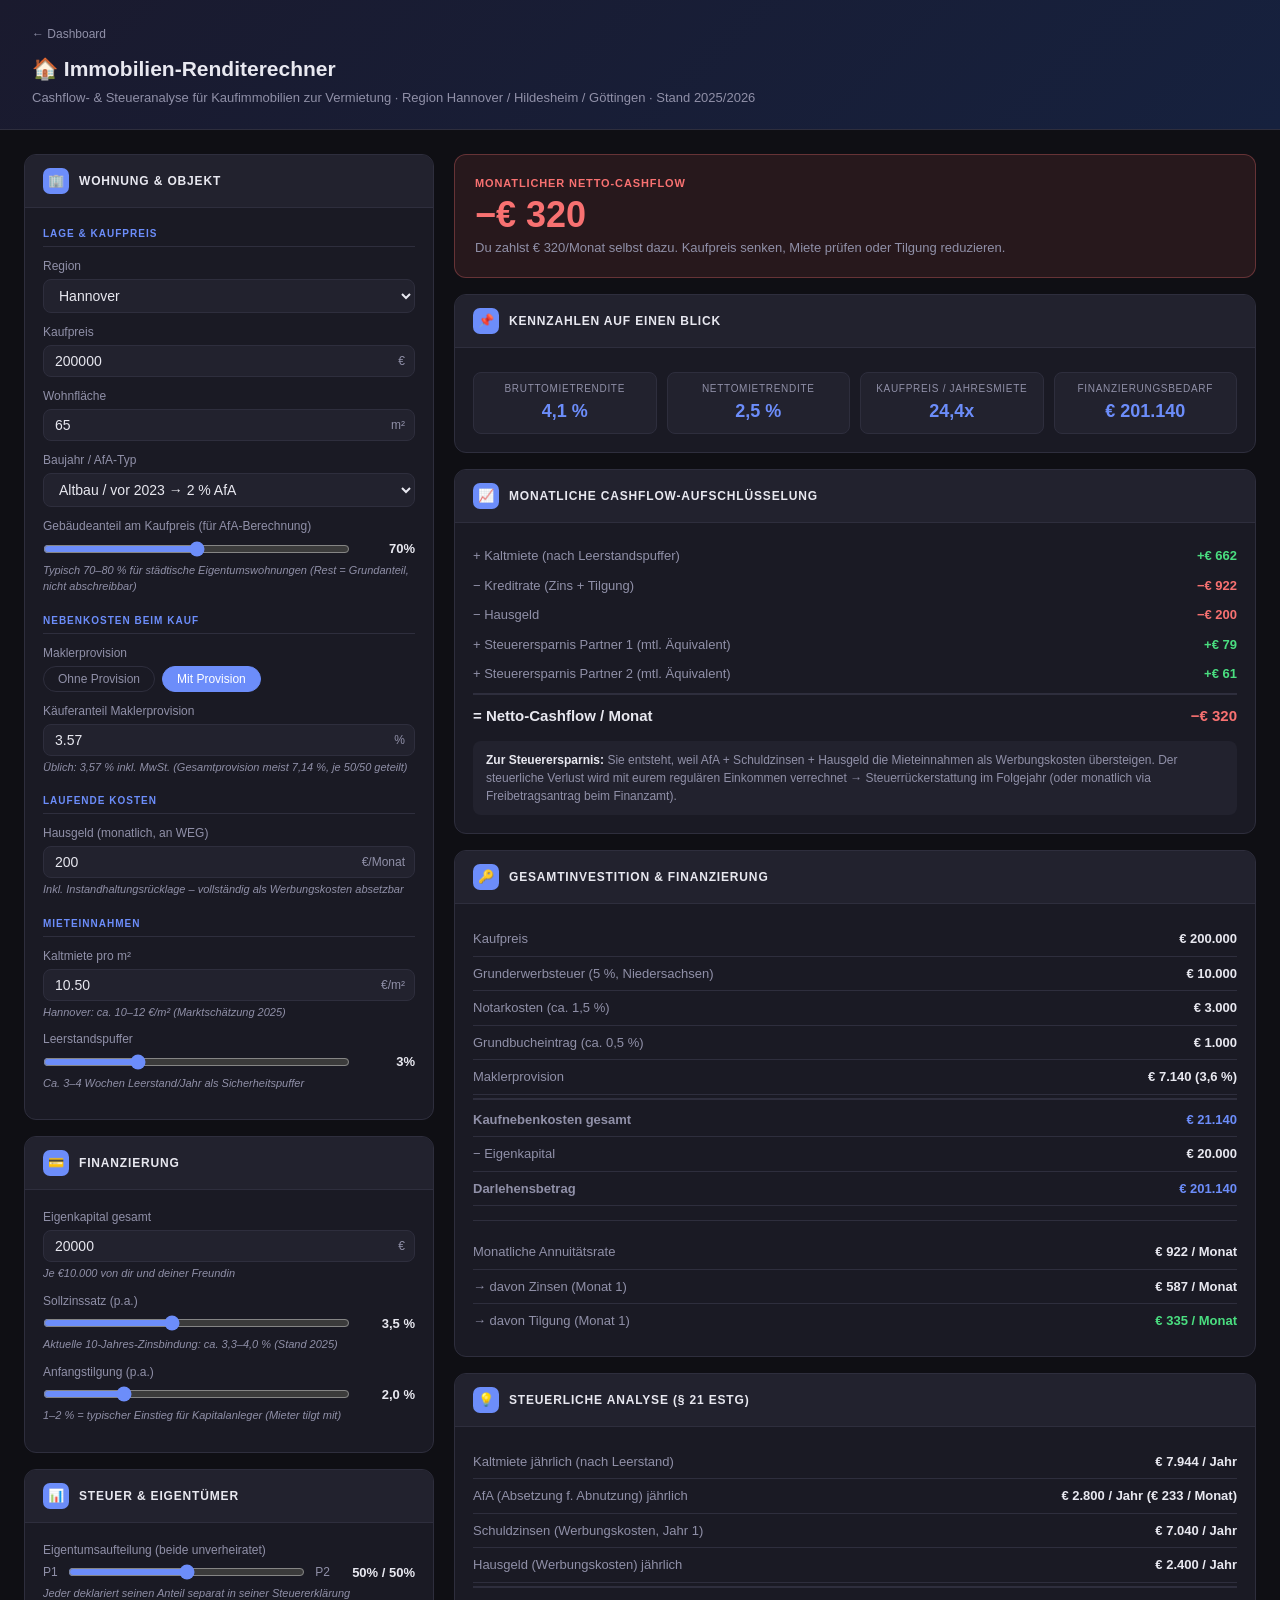
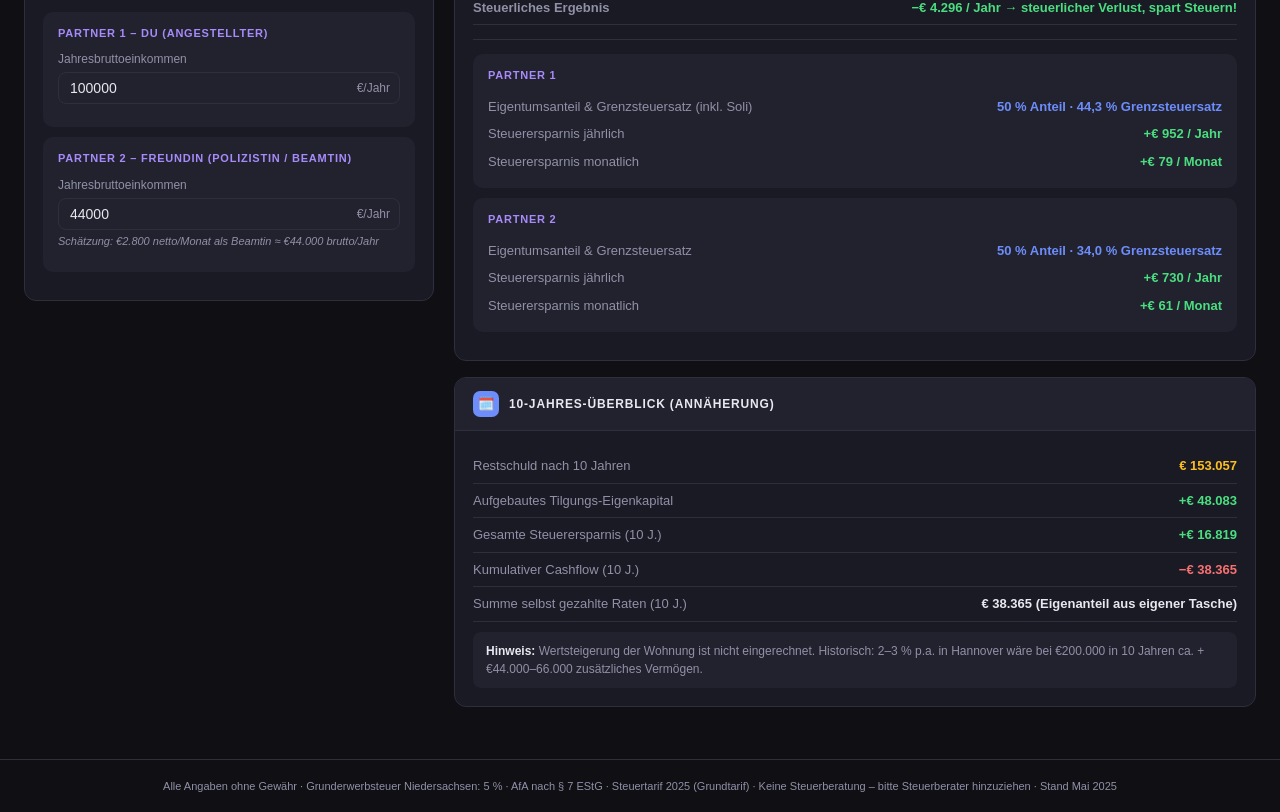
<file: mietkalkulator.html>
<!DOCTYPE html>
<html lang="de">
<head>
  <meta charset="UTF-8">
  <meta name="viewport" content="width=device-width, initial-scale=1.0">
  <title>Immobilien-Renditerechner · Hannover / Hildesheim / Göttingen</title>
  <style>
    :root {
      --bg: #0f0f14;
      --surface: #1a1a24;
      --surface2: #22222e;
      --border: #2e2e3d;
      --text: #e8e8f0;
      --text2: #9090a8;
      --accent: #6c8dfa;
      --accent2: #a78bfa;
      --green: #4ade80;
      --yellow: #fbbf24;
      --red: #f87171;
      --radius: 12px;
    }
    * { box-sizing: border-box; margin: 0; padding: 0; }
    body {
      background: var(--bg);
      color: var(--text);
      font-family: -apple-system, BlinkMacSystemFont, 'Segoe UI', sans-serif;
      font-size: 15px;
      line-height: 1.5;
    }
    header {
      background: linear-gradient(135deg, #1a1a2e 0%, #16213e 100%);
      border-bottom: 1px solid var(--border);
      padding: 22px 32px;
    }
    header h1 { font-size: 21px; font-weight: 700; margin-bottom: 3px; }
    header p { color: var(--text2); font-size: 13px; }

    .container {
      max-width: 1300px;
      margin: 0 auto;
      padding: 24px;
      display: grid;
      grid-template-columns: 410px 1fr;
      gap: 20px;
      align-items: start;
    }
    @media (max-width: 960px) { .container { grid-template-columns: 1fr; } }

    .col { display: flex; flex-direction: column; gap: 16px; }

    .card {
      background: var(--surface);
      border: 1px solid var(--border);
      border-radius: var(--radius);
      overflow: hidden;
    }
    .card-head {
      padding: 13px 18px;
      background: var(--surface2);
      border-bottom: 1px solid var(--border);
      display: flex; align-items: center; gap: 10px;
    }
    .card-head .ico {
      width: 26px; height: 26px; border-radius: 7px;
      background: var(--accent); display: flex;
      align-items: center; justify-content: center; font-size: 13px;
      flex-shrink: 0;
    }
    .card-head h2 {
      font-size: 12px; font-weight: 700;
      text-transform: uppercase; letter-spacing: .07em; color: var(--text);
    }
    .card-body { padding: 18px; }

    .sec-title {
      font-size: 10px; font-weight: 700;
      text-transform: uppercase; letter-spacing: .1em;
      color: var(--accent); margin: 0 0 10px;
      padding-bottom: 5px; border-bottom: 1px solid var(--border);
    }
    .section { margin-bottom: 18px; }
    .section:last-child { margin-bottom: 0; }

    .field { margin-bottom: 10px; }
    .field label { display: block; font-size: 12px; color: var(--text2); margin-bottom: 4px; }
    .field .hint { font-size: 11px; color: var(--text2); margin-top: 3px; font-style: italic; }

    .iw { position: relative; }
    .iw input { padding-right: 50px; }
    .iw .unit {
      position: absolute; right: 10px; top: 50%;
      transform: translateY(-50%);
      font-size: 12px; color: var(--text2); pointer-events: none;
    }

    input[type="number"], input[type="text"], select {
      width: 100%;
      background: var(--surface2);
      border: 1px solid var(--border);
      border-radius: 8px;
      color: var(--text);
      font-size: 14px;
      padding: 7px 11px;
      outline: none;
      font-family: inherit;
      transition: border-color .15s;
    }
    input:focus, select:focus { border-color: var(--accent); }

    .range-row { display: flex; align-items: center; gap: 10px; }
    .range-row input[type="range"] { flex: 1; accent-color: var(--accent); padding: 0; }
    .rval { min-width: 55px; text-align: right; font-size: 13px; font-weight: 600; color: var(--text); }

    .toggle-row { display: flex; gap: 7px; flex-wrap: wrap; }
    .tbtn {
      padding: 5px 14px; border-radius: 20px;
      border: 1px solid var(--border); background: transparent;
      color: var(--text2); font-size: 12px; cursor: pointer;
      font-family: inherit; transition: all .15s;
    }
    .tbtn.on { background: var(--accent); border-color: var(--accent); color: #fff; }

    .pblock {
      background: var(--surface2); border-radius: 10px;
      padding: 13px 15px; margin-bottom: 10px;
    }
    .pblock h4 {
      font-size: 11px; font-weight: 700; text-transform: uppercase;
      letter-spacing: .07em; color: var(--accent2); margin-bottom: 9px;
    }

    .cf-banner {
      border-radius: var(--radius); padding: 20px;
    }
    .cf-banner.green { background: rgba(74,222,128,.10); border: 1px solid rgba(74,222,128,.30); }
    .cf-banner.yellow { background: rgba(251,191,36,.10); border: 1px solid rgba(251,191,36,.30); }
    .cf-banner.red { background: rgba(248,113,113,.10); border: 1px solid rgba(248,113,113,.30); }
    .cf-label { font-size: 11px; font-weight: 700; text-transform: uppercase; letter-spacing: .08em; margin-bottom: 5px; }
    .cf-banner.green .cf-label { color: var(--green); }
    .cf-banner.yellow .cf-label { color: var(--yellow); }
    .cf-banner.red .cf-label { color: var(--red); }
    .cf-amount { font-size: 36px; font-weight: 800; margin-bottom: 5px; line-height: 1; }
    .cf-banner.green .cf-amount { color: var(--green); }
    .cf-banner.yellow .cf-amount { color: var(--yellow); }
    .cf-banner.red .cf-amount { color: var(--red); }
    .cf-desc { font-size: 13px; color: var(--text2); }

    .rrow {
      display: flex; justify-content: space-between; align-items: center;
      padding: 7px 0; border-bottom: 1px solid var(--border);
    }
    .rrow:last-child { border-bottom: none; }
    .rlabel { font-size: 13px; color: var(--text2); }
    .rval2 { font-size: 13px; font-weight: 600; color: var(--text); font-variant-numeric: tabular-nums; }
    .rval2.g { color: var(--green); }
    .rval2.r { color: var(--red); }
    .rval2.a { color: var(--accent); }
    .rval2.y { color: var(--yellow); }

    .bline {
      display: flex; justify-content: space-between;
      font-size: 13px; padding: 5px 0; color: var(--text2);
    }
    .bline .v { font-weight: 600; font-variant-numeric: tabular-nums; }
    .bline.pos .v { color: var(--green); }
    .bline.neg .v { color: var(--red); }
    .bline.neu .v { color: var(--text2); }
    .bsum {
      display: flex; justify-content: space-between;
      font-size: 15px; font-weight: 700; padding: 10px 0 4px;
      margin-top: 4px; border-top: 2px solid var(--border);
      font-variant-numeric: tabular-nums;
    }

    .divider { height: 1px; background: var(--border); margin: 14px 0; }
    .strong-row {
      border-top: 2px solid var(--border) !important;
      padding-top: 10px !important; margin-top: 3px;
    }

    .note-box {
      background: var(--surface2); border-radius: 8px;
      padding: 10px 13px; font-size: 12px; color: var(--text2);
      margin-top: 10px; line-height: 1.5;
    }
    .note-box strong { color: var(--text); }

    .yield-pills { display: flex; gap: 10px; flex-wrap: wrap; margin-top: 6px; }
    .pill {
      background: var(--surface2); border: 1px solid var(--border);
      border-radius: 8px; padding: 8px 14px; text-align: center; flex: 1; min-width: 100px;
    }
    .pill .ptitle { font-size: 10px; color: var(--text2); text-transform: uppercase; letter-spacing: .07em; }
    .pill .pval { font-size: 18px; font-weight: 700; color: var(--accent); margin-top: 2px; }

    footer {
      text-align: center; padding: 18px;
      color: var(--text2); font-size: 11px;
      border-top: 1px solid var(--border); margin-top: 28px;
    }
    .back-nav {
      display: inline-flex; align-items: center; gap: 6px;
      font-size: 12px; color: var(--text2);
      text-decoration: none; margin-bottom: 10px;
      transition: color .15s;
    }
    .back-nav:hover { color: var(--accent); }
  </style>
</head>
<body>

<header>
  <a class="back-nav" href="/byu-plan/">← Dashboard</a>
  <h1>🏠 Immobilien-Renditerechner</h1>
  <p>Cashflow- &amp; Steueranalyse für Kaufimmobilien zur Vermietung · Region Hannover / Hildesheim / Göttingen · Stand 2025/2026</p>
</header>

<div class="container">

  <div class="col">

    <div class="card">
      <div class="card-head"><div class="ico">🏢</div><h2>Wohnung &amp; Objekt</h2></div>
      <div class="card-body">

        <div class="section">
          <div class="sec-title">Lage &amp; Kaufpreis</div>

          <div class="field">
            <label>Region</label>
            <select id="region">
              <option value="hannover">Hannover</option>
              <option value="hildesheim">Hildesheim</option>
              <option value="goettingen">Göttingen</option>
              <option value="manuell">Manuell eingeben</option>
            </select>
          </div>

          <div class="field">
            <label>Kaufpreis</label>
            <div class="iw"><input type="number" id="kaufpreis" value="200000" min="50000" max="999000" step="1000"><span class="unit">€</span></div>
          </div>

          <div class="field">
            <label>Wohnfläche</label>
            <div class="iw"><input type="number" id="qm" value="65" min="20" max="300" step="1"><span class="unit">m²</span></div>
          </div>

          <div class="field">
            <label>Baujahr / AfA-Typ</label>
            <select id="afa_typ">
              <option value="0.02">Altbau / vor 2023 → 2 % AfA</option>
              <option value="0.03">Neubau ab 2023 → 3 % AfA</option>
            </select>
          </div>

          <div class="field">
            <label>Gebäudeanteil am Kaufpreis (für AfA-Berechnung)</label>
            <div class="range-row">
              <input type="range" id="gbanteil" min="50" max="90" value="70" step="5"
                oninput="document.getElementById('gbanteil_v').textContent=this.value+'%'">
              <span class="rval" id="gbanteil_v">70%</span>
            </div>
            <div class="hint">Typisch 70–80 % für städtische Eigentumswohnungen (Rest = Grundanteil, nicht abschreibbar)</div>
          </div>
        </div>

        <div class="section">
          <div class="sec-title">Nebenkosten beim Kauf</div>

          <div class="field">
            <label>Maklerprovision</label>
            <div class="toggle-row">
              <button class="tbtn" id="btn_prov_nein" onclick="setProvision(false)">Ohne Provision</button>
              <button class="tbtn on" id="btn_prov_ja" onclick="setProvision(true)">Mit Provision</button>
            </div>
          </div>
          <div id="prov_feld" class="field">
            <label>Käuferanteil Maklerprovision</label>
            <div class="iw"><input type="number" id="provision" value="3.57" min="0" max="7" step="0.01"><span class="unit">%</span></div>
            <div class="hint">Üblich: 3,57 % inkl. MwSt. (Gesamtprovision meist 7,14 %, je 50/50 geteilt)</div>
          </div>
        </div>

        <div class="section">
          <div class="sec-title">Laufende Kosten</div>

          <div class="field">
            <label>Hausgeld (monatlich, an WEG)</label>
            <div class="iw"><input type="number" id="hausgeld" value="200" min="0" max="1000" step="10"><span class="unit">€/Monat</span></div>
            <div class="hint">Inkl. Instandhaltungsrücklage – vollständig als Werbungskosten absetzbar</div>
          </div>
        </div>

        <div class="section">
          <div class="sec-title">Mieteinnahmen</div>

          <div class="field">
            <label>Kaltmiete pro m²</label>
            <div class="iw"><input type="number" id="miete_qm" value="10.50" min="4" max="30" step="0.10"><span class="unit">€/m²</span></div>
            <div id="miete_hint" class="hint">Hannover: ca. 10–12 €/m² (Marktschätzung 2025)</div>
          </div>

          <div class="field">
            <label>Leerstandspuffer</label>
            <div class="range-row">
              <input type="range" id="leerstand" min="0" max="10" value="3" step="1"
                oninput="document.getElementById('leerstand_v').textContent=this.value+'%'">
              <span class="rval" id="leerstand_v">3%</span>
            </div>
            <div class="hint">Ca. 3–4 Wochen Leerstand/Jahr als Sicherheitspuffer</div>
          </div>
        </div>

      </div>
    </div>

    <div class="card">
      <div class="card-head"><div class="ico">💳</div><h2>Finanzierung</h2></div>
      <div class="card-body">

        <div class="field">
          <label>Eigenkapital gesamt</label>
          <div class="iw"><input type="number" id="ek" value="20000" min="0" max="500000" step="1000"><span class="unit">€</span></div>
          <div class="hint">Je €10.000 von dir und deiner Freundin</div>
        </div>

        <div class="field">
          <label>Sollzinssatz (p.a.)</label>
          <div class="range-row">
            <input type="range" id="zins" min="1.0" max="7.0" value="3.5" step="0.1"
              oninput="document.getElementById('zins_v').textContent=parseFloat(this.value).toFixed(1).replace('.',',')+' %'">
            <span class="rval" id="zins_v">3,5 %</span>
          </div>
          <div class="hint">Aktuelle 10-Jahres-Zinsbindung: ca. 3,3–4,0 % (Stand 2025)</div>
        </div>

        <div class="field">
          <label>Anfangstilgung (p.a.)</label>
          <div class="range-row">
            <input type="range" id="tilgung" min="1.0" max="5.0" value="2.0" step="0.5"
              oninput="document.getElementById('tilgung_v').textContent=parseFloat(this.value).toFixed(1).replace('.',',')+' %'">
            <span class="rval" id="tilgung_v">2,0 %</span>
          </div>
          <div class="hint">1–2 % = typischer Einstieg für Kapitalanleger (Mieter tilgt mit)</div>
        </div>

      </div>
    </div>

    <div class="card">
      <div class="card-head"><div class="ico">📊</div><h2>Steuer &amp; Eigentümer</h2></div>
      <div class="card-body">

        <div class="field">
          <label>Eigentumsaufteilung (beide unverheiratet)</label>
          <div class="range-row">
            <span style="font-size:12px;color:var(--text2);white-space:nowrap">P1</span>
            <input type="range" id="anteil" min="0" max="100" value="50" step="10"
              oninput="document.getElementById('anteil_v').textContent=this.value+'% / '+(100-parseInt(this.value))+'%'">
            <span style="font-size:12px;color:var(--text2);white-space:nowrap">P2</span>
            <span class="rval" id="anteil_v" style="min-width:75px">50% / 50%</span>
          </div>
          <div class="hint">Jeder deklariert seinen Anteil separat in seiner Steuererklärung</div>
        </div>

        <div class="pblock">
          <h4>Partner 1 – Du (Angestellter)</h4>
          <div class="field">
            <label>Jahresbruttoeinkommen</label>
            <div class="iw"><input type="number" id="ein_p1" value="100000" min="0" max="500000" step="1000"><span class="unit">€/Jahr</span></div>
          </div>
        </div>

        <div class="pblock">
          <h4>Partner 2 – Freundin (Polizistin / Beamtin)</h4>
          <div class="field">
            <label>Jahresbruttoeinkommen</label>
            <div class="iw"><input type="number" id="ein_p2" value="44000" min="0" max="500000" step="1000"><span class="unit">€/Jahr</span></div>
            <div class="hint">Schätzung: €2.800 netto/Monat als Beamtin ≈ €44.000 brutto/Jahr</div>
          </div>
        </div>

      </div>
    </div>

  </div>

  <div class="col">

    <div id="cf_banner" class="cf-banner green">
      <div class="cf-label">Monatlicher Netto-Cashflow</div>
      <div class="cf-amount" id="cf_amount">+€ 0</div>
      <div class="cf-desc" id="cf_desc">Wird berechnet…</div>
    </div>

    <div class="card">
      <div class="card-head"><div class="ico">📌</div><h2>Kennzahlen auf einen Blick</h2></div>
      <div class="card-body">
        <div class="yield-pills">
          <div class="pill"><div class="ptitle">Bruttomietrendite</div><div class="pval" id="kz_brutto">–</div></div>
          <div class="pill"><div class="ptitle">Nettomietrendite</div><div class="pval" id="kz_netto">–</div></div>
          <div class="pill"><div class="ptitle">Kaufpreis / Jahresmiete</div><div class="pval" id="kz_faktor">–</div></div>
          <div class="pill"><div class="ptitle">Finanzierungsbedarf</div><div class="pval" id="kz_darlehen">–</div></div>
        </div>
      </div>
    </div>

    <div class="card">
      <div class="card-head"><div class="ico">📈</div><h2>Monatliche Cashflow-Aufschlüsselung</h2></div>
      <div class="card-body">
        <div class="bline pos"><span>+ Kaltmiete (nach Leerstandspuffer)</span><span class="v" id="b_miete">–</span></div>
        <div class="bline neg"><span>− Kreditrate (Zins + Tilgung)</span><span class="v" id="b_rate">–</span></div>
        <div class="bline neg"><span>− Hausgeld</span><span class="v" id="b_hausgeld">–</span></div>
        <div class="bline" id="b_steuer_p1_row"><span>+ Steuerersparnis Partner 1 (mtl. Äquivalent)</span><span class="v" id="b_steuer_p1">–</span></div>
        <div class="bline" id="b_steuer_p2_row"><span>+ Steuerersparnis Partner 2 (mtl. Äquivalent)</span><span class="v" id="b_steuer_p2">–</span></div>
        <div class="bsum"><span>= Netto-Cashflow / Monat</span><span id="b_sum">–</span></div>
        <div class="note-box">
          <strong>Zur Steuerersparnis:</strong> Sie entsteht, weil AfA + Schuldzinsen + Hausgeld die Mieteinnahmen als Werbungskosten übersteigen. Der steuerliche Verlust wird mit eurem regulären Einkommen verrechnet → Steuerrückerstattung im Folgejahr (oder monatlich via Freibetragsantrag beim Finanzamt).
        </div>
      </div>
    </div>

    <div class="card">
      <div class="card-head"><div class="ico">🔑</div><h2>Gesamtinvestition &amp; Finanzierung</h2></div>
      <div class="card-body">
        <div class="rrow"><span class="rlabel">Kaufpreis</span><span class="rval2" id="r_kp">–</span></div>
        <div class="rrow"><span class="rlabel">Grunderwerbsteuer (5 %, Niedersachsen)</span><span class="rval2" id="r_gst">–</span></div>
        <div class="rrow"><span class="rlabel">Notarkosten (ca. 1,5 %)</span><span class="rval2" id="r_notar">–</span></div>
        <div class="rrow"><span class="rlabel">Grundbucheintrag (ca. 0,5 %)</span><span class="rval2" id="r_gb">–</span></div>
        <div class="rrow" id="r_prov_row"><span class="rlabel">Maklerprovision</span><span class="rval2" id="r_prov">–</span></div>
        <div class="rrow strong-row"><span class="rlabel"><strong>Kaufnebenkosten gesamt</strong></span><span class="rval2 a" id="r_nk">–</span></div>
        <div class="rrow"><span class="rlabel">− Eigenkapital</span><span class="rval2" id="r_ek">–</span></div>
        <div class="rrow"><span class="rlabel"><strong>Darlehensbetrag</strong></span><span class="rval2 a" id="r_darl">–</span></div>
        <div class="divider"></div>
        <div class="rrow"><span class="rlabel">Monatliche Annuitätsrate</span><span class="rval2" id="r_rate">–</span></div>
        <div class="rrow"><span class="rlabel">→ davon Zinsen (Monat 1)</span><span class="rval2" id="r_zinsen_m">–</span></div>
        <div class="rrow"><span class="rlabel">→ davon Tilgung (Monat 1)</span><span class="rval2 g" id="r_tilg_m">–</span></div>
      </div>
    </div>

    <div class="card">
      <div class="card-head"><div class="ico">💡</div><h2>Steuerliche Analyse (§ 21 EStG)</h2></div>
      <div class="card-body">
        <div class="rrow"><span class="rlabel">Kaltmiete jährlich (nach Leerstand)</span><span class="rval2" id="r_miete_j">–</span></div>
        <div class="rrow"><span class="rlabel">AfA (Absetzung f. Abnutzung) jährlich</span><span class="rval2" id="r_afa">–</span></div>
        <div class="rrow"><span class="rlabel">Schuldzinsen (Werbungskosten, Jahr 1)</span><span class="rval2" id="r_zinsen_j">–</span></div>
        <div class="rrow"><span class="rlabel">Hausgeld (Werbungskosten) jährlich</span><span class="rval2" id="r_hg_j">–</span></div>
        <div class="rrow strong-row">
          <span class="rlabel"><strong>Steuerliches Ergebnis</strong></span>
          <span class="rval2" id="r_ergebnis">–</span>
        </div>

        <div class="divider"></div>

        <div class="pblock">
          <h4>Partner 1</h4>
          <div class="rrow" style="border:none;padding:4px 0"><span class="rlabel">Eigentumsanteil &amp; Grenzsteuersatz (inkl. Soli)</span><span class="rval2 a" id="r_p1_satz">–</span></div>
          <div class="rrow" style="border:none;padding:4px 0"><span class="rlabel">Steuerersparnis jährlich</span><span class="rval2 g" id="r_p1_j">–</span></div>
          <div class="rrow" style="border:none;padding:4px 0"><span class="rlabel">Steuerersparnis monatlich</span><span class="rval2 g" id="r_p1_m">–</span></div>
        </div>

        <div class="pblock">
          <h4>Partner 2</h4>
          <div class="rrow" style="border:none;padding:4px 0"><span class="rlabel">Eigentumsanteil &amp; Grenzsteuersatz</span><span class="rval2 a" id="r_p2_satz">–</span></div>
          <div class="rrow" style="border:none;padding:4px 0"><span class="rlabel">Steuerersparnis jährlich</span><span class="rval2 g" id="r_p2_j">–</span></div>
          <div class="rrow" style="border:none;padding:4px 0"><span class="rlabel">Steuerersparnis monatlich</span><span class="rval2 g" id="r_p2_m">–</span></div>
        </div>
      </div>
    </div>

    <div class="card">
      <div class="card-head"><div class="ico">🗓️</div><h2>10-Jahres-Überblick (Annäherung)</h2></div>
      <div class="card-body">
        <div class="rrow"><span class="rlabel">Restschuld nach 10 Jahren</span><span class="rval2 y" id="r_rest10">–</span></div>
        <div class="rrow"><span class="rlabel">Aufgebautes Tilgungs-Eigenkapital</span><span class="rval2 g" id="r_tilg10">–</span></div>
        <div class="rrow"><span class="rlabel">Gesamte Steuerersparnis (10 J.)</span><span class="rval2 g" id="r_steuer10">–</span></div>
        <div class="rrow"><span class="rlabel">Kumulativer Cashflow (10 J.)</span><span class="rval2" id="r_cf10">–</span></div>
        <div class="rrow"><span class="rlabel">Summe selbst gezahlte Raten (10 J.)</span><span class="rval2" id="r_eigen10">–</span></div>
        <div class="note-box">
          <strong>Hinweis:</strong> Wertsteigerung der Wohnung ist nicht eingerechnet. Historisch: 2–3 % p.a. in Hannover wäre bei €200.000 in 10 Jahren ca. +€44.000–66.000 zusätzliches Vermögen.
        </div>
      </div>
    </div>

  </div>
</div>

<footer>
  Alle Angaben ohne Gewähr · Grunderwerbsteuer Niedersachsen: 5 % · AfA nach § 7 EStG · Steuertarif 2025 (Grundtarif) ·
  Keine Steuerberatung – bitte Steuerberater hinzuziehen · Stand Mai 2025
</footer>

<script>
  function einkommensteuer(z) {
    z = Math.max(0, Math.round(z));
    if (z <= 11604) return 0;
    if (z <= 17005) { const y=(z-11604)/10000; return Math.round((979.18*y+1400)*y); }
    if (z <= 66760) { const x=(z-17005)/10000; return Math.round((192.59*x+2397)*x+966.53); }
    if (z <= 277825) return Math.round(0.42*z - 10908.68);
    return Math.round(0.45*z - 19193.43);
  }

  function grenzsteuersatz(einkommen) {
    if (einkommen <= 0) return 0;
    const d = 100;
    const marginal = (einkommensteuer(einkommen + d) - einkommensteuer(einkommen)) / d;
    const est = einkommensteuer(einkommen);
    const soli = est > 18130 ? 0.055 : 0;
    return marginal * (1 + soli);
  }

  function fmt(val, dec=0) {
    const abs = Math.abs(val);
    const s = abs.toLocaleString('de-DE', {minimumFractionDigits:dec, maximumFractionDigits:dec});
    return (val < 0 ? '−' : '') + '€ ' + s;
  }
  function fmtPct(val, dec=1) {
    return val.toLocaleString('de-DE', {minimumFractionDigits:dec, maximumFractionDigits:dec}) + ' %';
  }
  function fmtX(val) {
    return val.toLocaleString('de-DE', {minimumFractionDigits:1, maximumFractionDigits:1}) + 'x';
  }

  const REGIONEN = {
    hannover:   { miete: 10.50, hint: 'Hannover: ca. 10–12 €/m² (Marktschätzung 2025)' },
    hildesheim: { miete:  9.00, hint: 'Hildesheim: ca. 8,5–10 €/m²' },
    goettingen: { miete: 11.00, hint: 'Göttingen: ca. 10,5–12,5 €/m² (Universitätsstadt)' },
    manuell:    { miete:  null, hint: 'Bitte Kaltmiete manuell eingeben' },
  };

  let mitProvision = true;

  function setProvision(aktiv) {
    mitProvision = aktiv;
    document.getElementById('btn_prov_ja').classList.toggle('on', aktiv);
    document.getElementById('btn_prov_nein').classList.toggle('on', !aktiv);
    document.getElementById('prov_feld').style.display = aktiv ? 'block' : 'none';
    berechne();
  }

  document.getElementById('region').addEventListener('change', function() {
    const r = REGIONEN[this.value];
    if (r.miete !== null) document.getElementById('miete_qm').value = r.miete.toFixed(2);
    document.getElementById('miete_hint').textContent = r.hint;
    berechne();
  });

  function v(id) { return parseFloat(document.getElementById(id).value) || 0; }
  function el(id) { return document.getElementById(id); }

  function berechne() {
    const kaufpreis  = v('kaufpreis');
    const qm         = v('qm');
    const afaSatz    = v('afa_typ');
    const gbanteil   = v('gbanteil') / 100;
    const hausgeld   = v('hausgeld');
    const mieteQm    = v('miete_qm');
    const leerstand  = v('leerstand') / 100;
    const eigenkapit = v('ek');
    const zins       = v('zins') / 100;
    const tilgung    = v('tilgung') / 100;
    const anteilP1   = v('anteil') / 100;
    const anteilP2   = 1 - anteilP1;
    const einP1      = v('ein_p1');
    const einP2      = v('ein_p2');
    const provPct    = mitProvision ? v('provision') / 100 : 0;

    const gst     = kaufpreis * 0.05;
    const notar   = kaufpreis * 0.015;
    const grndB   = kaufpreis * 0.005;
    const prov    = kaufpreis * provPct;
    const nk      = gst + notar + grndB + prov;
    const darl    = Math.max(0, kaufpreis + nk - eigenkapit);

    const i_m   = zins / 12;
    const rate  = darl * (zins + tilgung) / 12;
    const zinsenM1 = darl * i_m;
    const tilgM1   = rate - zinsenM1;

    const miete_brutto = qm * mieteQm;
    const miete_netto  = miete_brutto * (1 - leerstand);
    const miete_jahr   = miete_netto * 12;

    const afaJahr  = kaufpreis * gbanteil * afaSatz;
    const afaMonat = afaJahr / 12;

    const zinsenJahr  = darl * zins;
    const hgJahr      = hausgeld * 12;
    const werbung     = afaJahr + zinsenJahr + hgJahr;
    const steuerErg   = miete_jahr - werbung;

    const gstP1 = grenzsteuersatz(einP1);
    const gstP2 = grenzsteuersatz(einP2);

    const erspP1Jahr = -steuerErg * anteilP1 * gstP1;
    const erspP2Jahr = -steuerErg * anteilP2 * gstP2;
    const erspP1M    = erspP1Jahr / 12;
    const erspP2M    = erspP2Jahr / 12;

    const cf = miete_netto - rate - hausgeld + erspP1M + erspP2M;

    let rest10 = 0;
    if (i_m > 0 && rate > 0) {
      const f = Math.pow(1 + i_m, 120);
      rest10 = Math.max(0, darl * f - rate * (f - 1) / i_m);
    } else {
      rest10 = Math.max(0, darl - tilgM1 * 120);
    }
    const tilg10        = darl - rest10;
    const erspGes10     = (erspP1Jahr + erspP2Jahr) * 10;
    const cf10          = cf * 120;
    const eigenZahlung10 = Math.max(0, -cf) * 120;

    const bruttoRendite = kaufpreis > 0 ? (miete_brutto * 12) / kaufpreis * 100 : 0;
    const nettoRendite  = (kaufpreis + nk) > 0 ? (miete_jahr - hgJahr) / (kaufpreis + nk) * 100 : 0;
    const kaufFaktor    = miete_brutto > 0 ? kaufpreis / (miete_brutto * 12) : 0;

    const banner = el('cf_banner');
    banner.className = 'cf-banner ' + (cf >= 0 ? 'green' : cf >= -200 ? 'yellow' : 'red');
    el('cf_amount').textContent = (cf >= 0 ? '+' : '') + fmt(cf);
    if (cf >= 0) {
      el('cf_desc').textContent = 'Top! Der Mieter finanziert die Wohnung vollständig – du hast sogar ' + fmt(cf) + '/Monat übrig.';
    } else if (cf >= -200) {
      el('cf_desc').textContent = 'Fast kostendeckend! Nur ' + fmt(Math.abs(cf)) + '/Monat Eigenanteil – sehr gutes Ergebnis für eine Kapitalanlage.';
    } else {
      el('cf_desc').textContent = 'Du zahlst ' + fmt(Math.abs(cf)) + '/Monat selbst dazu. Kaufpreis senken, Miete prüfen oder Tilgung reduzieren.';
    }

    el('kz_brutto').textContent  = fmtPct(bruttoRendite);
    el('kz_netto').textContent   = fmtPct(nettoRendite);
    el('kz_faktor').textContent  = fmtX(kaufFaktor);
    el('kz_darlehen').textContent = fmt(darl);

    el('b_miete').textContent   = '+' + fmt(miete_netto);
    el('b_rate').textContent    = '−' + fmt(rate);
    el('b_hausgeld').textContent= '−' + fmt(hausgeld);

    function setBline(rowId, valId, val) {
      const row = el(rowId);
      row.classList.remove('pos','neg','neu');
      row.classList.add(val > 0 ? 'pos' : val < 0 ? 'neg' : 'neu');
      el(valId).textContent = (val >= 0 ? '+' : '') + fmt(val);
    }
    setBline('b_steuer_p1_row', 'b_steuer_p1', erspP1M);
    setBline('b_steuer_p2_row', 'b_steuer_p2', erspP2M);

    const bsumEl = el('b_sum');
    bsumEl.textContent = (cf >= 0 ? '+' : '') + fmt(cf);
    bsumEl.style.color = cf >= 0 ? 'var(--green)' : cf >= -200 ? 'var(--yellow)' : 'var(--red)';

    el('r_kp').textContent    = fmt(kaufpreis);
    el('r_gst').textContent   = fmt(gst);
    el('r_notar').textContent = fmt(notar);
    el('r_gb').textContent    = fmt(grndB);
    const provRow = el('r_prov_row');
    if (mitProvision) {
      provRow.style.display = 'flex';
      el('r_prov').textContent = fmt(prov) + ' (' + fmtPct(provPct * 100) + ')';
    } else {
      provRow.style.display = 'none';
    }
    el('r_nk').textContent     = fmt(nk);
    el('r_ek').textContent     = fmt(eigenkapit);
    el('r_darl').textContent   = fmt(darl);
    el('r_rate').textContent   = fmt(rate) + ' / Monat';
    el('r_zinsen_m').textContent = fmt(zinsenM1) + ' / Monat';
    el('r_tilg_m').textContent   = fmt(tilgM1) + ' / Monat';

    el('r_miete_j').textContent = fmt(miete_jahr) + ' / Jahr';
    el('r_afa').textContent     = fmt(afaJahr) + ' / Jahr  (' + fmt(afaMonat) + ' / Monat)';
    el('r_zinsen_j').textContent= fmt(zinsenJahr) + ' / Jahr';
    el('r_hg_j').textContent    = fmt(hgJahr) + ' / Jahr';

    const ergEl = el('r_ergebnis');
    if (steuerErg <= 0) {
      ergEl.textContent = fmt(steuerErg) + ' / Jahr  → steuerlicher Verlust, spart Steuern!';
      ergEl.className = 'rval2 g';
    } else {
      ergEl.textContent = '+' + fmt(steuerErg) + ' / Jahr  → Überschuss, zusätzliche Steuerlast';
      ergEl.className = 'rval2 r';
    }

    el('r_p1_satz').textContent = fmtPct(anteilP1 * 100, 0) + ' Anteil · ' + fmtPct(gstP1 * 100) + ' Grenzsteuersatz';
    function setSteuerVal(jId, mId, jVal, mVal) {
      const jEl = el(jId); const mEl = el(mId);
      jEl.textContent = (jVal >= 0 ? '+' : '') + fmt(jVal) + ' / Jahr';
      mEl.textContent = (mVal >= 0 ? '+' : '') + fmt(mVal) + ' / Monat';
      jEl.className = 'rval2 ' + (jVal >= 0 ? 'g' : 'r');
      mEl.className = 'rval2 ' + (mVal >= 0 ? 'g' : 'r');
    }
    setSteuerVal('r_p1_j','r_p1_m', erspP1Jahr, erspP1M);
    el('r_p2_satz').textContent = fmtPct(anteilP2 * 100, 0) + ' Anteil · ' + fmtPct(gstP2 * 100) + ' Grenzsteuersatz';
    setSteuerVal('r_p2_j','r_p2_m', erspP2Jahr, erspP2M);

    el('r_rest10').textContent   = fmt(rest10);
    el('r_tilg10').textContent   = '+' + fmt(tilg10);
    const s10El = el('r_steuer10');
    s10El.textContent = (erspGes10 >= 0 ? '+' : '') + fmt(erspGes10);
    s10El.className   = 'rval2 ' + (erspGes10 >= 0 ? 'g' : 'r');
    const cf10El = el('r_cf10');
    cf10El.textContent = (cf10 >= 0 ? '+' : '') + fmt(cf10);
    cf10El.className   = 'rval2 ' + (cf10 >= 0 ? 'g' : 'r');
    el('r_eigen10').textContent = eigenZahlung10 > 0
      ? fmt(eigenZahlung10) + ' (Eigenanteil aus eigener Tasche)'
      : '€ 0 – vollständig durch Mieter finanziert!';
  }

  document.querySelectorAll('input, select').forEach(inp => {
    inp.addEventListener('input', berechne);
    inp.addEventListener('change', berechne);
  });

  berechne();
</script>
</body>
</html>
</file>
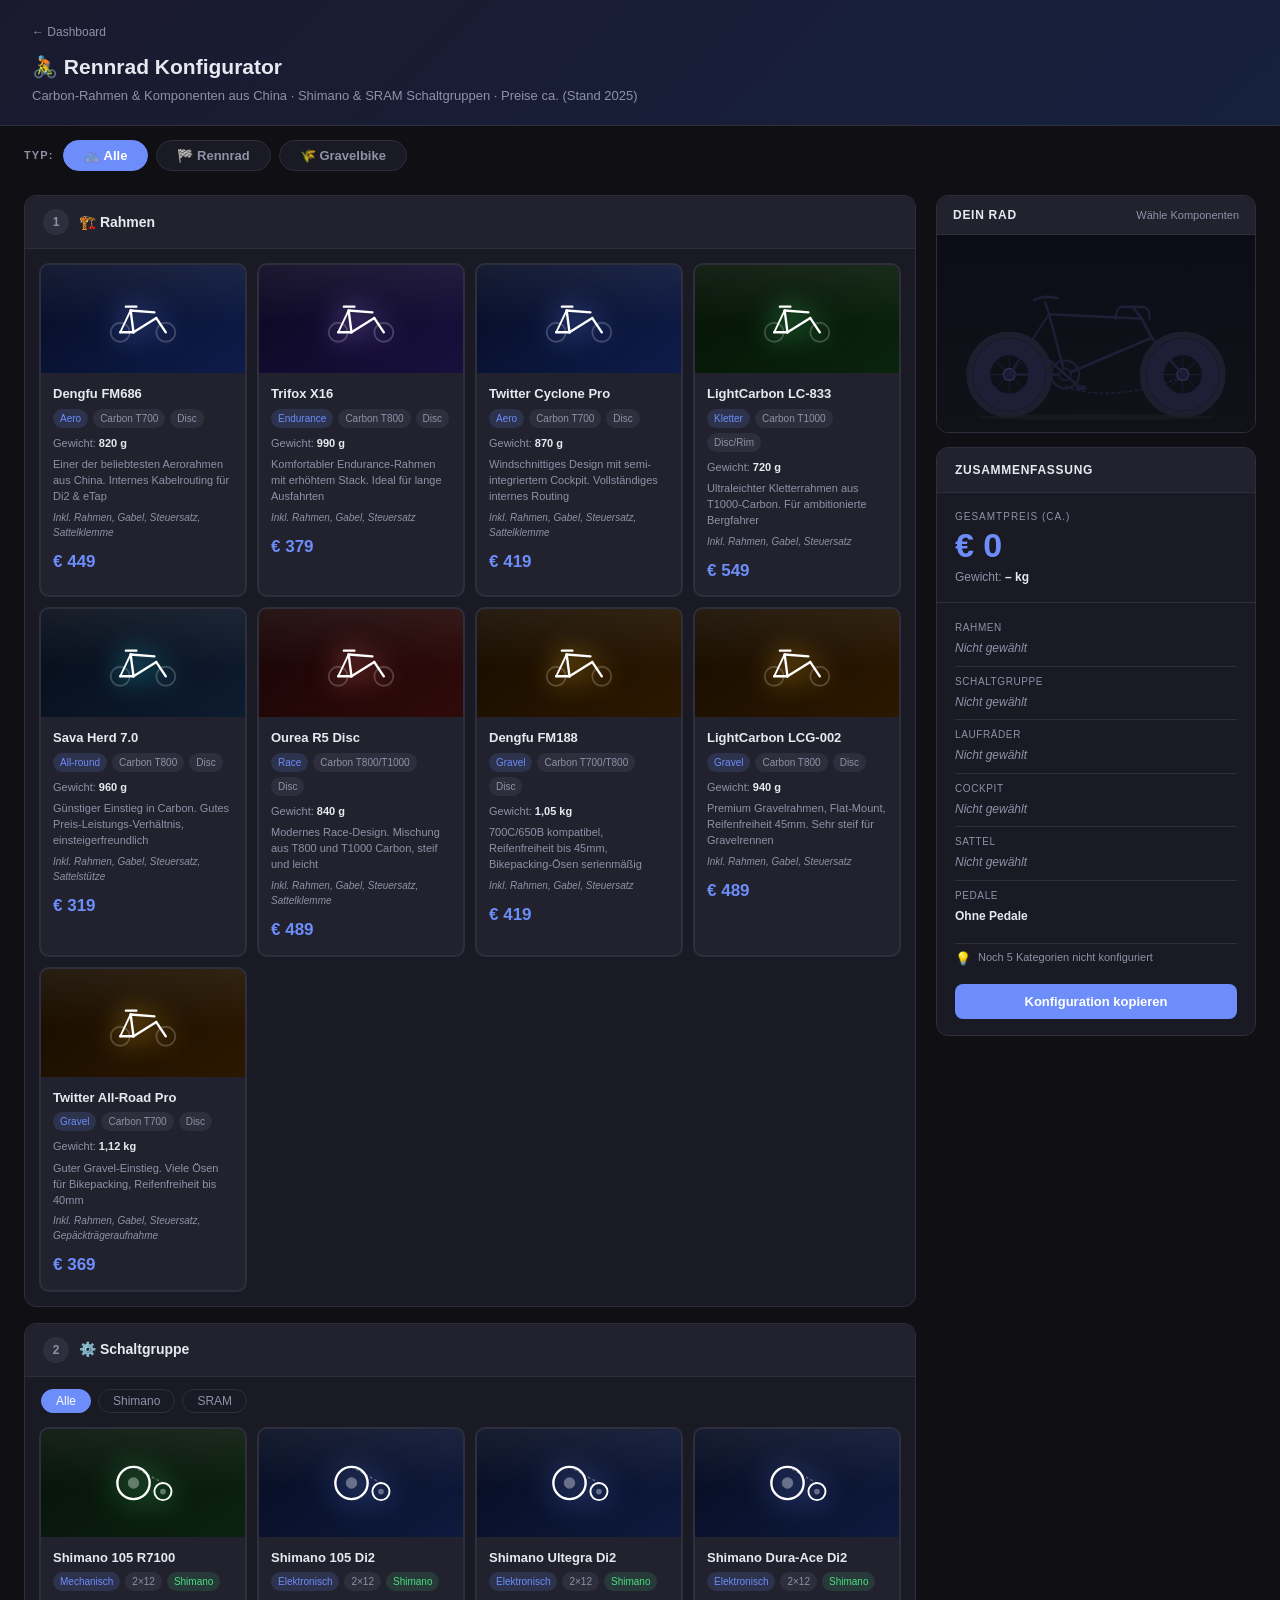
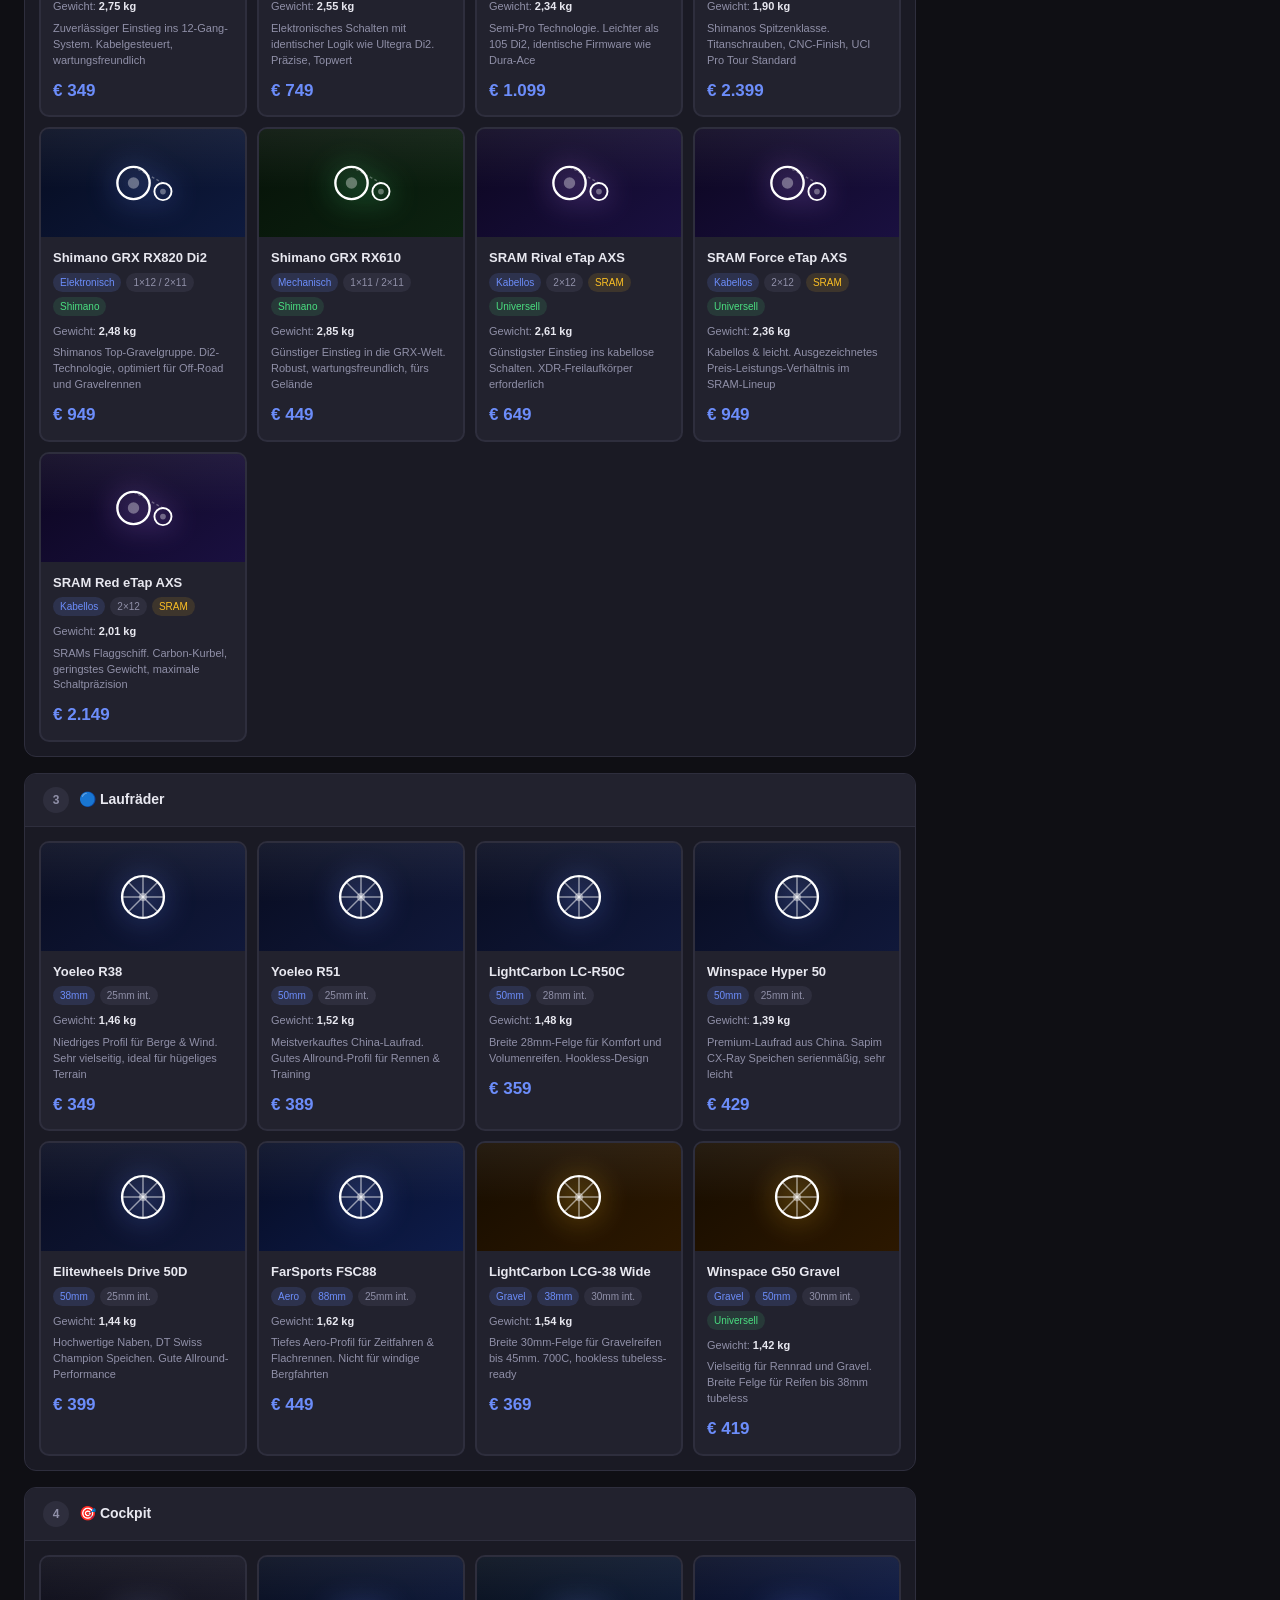
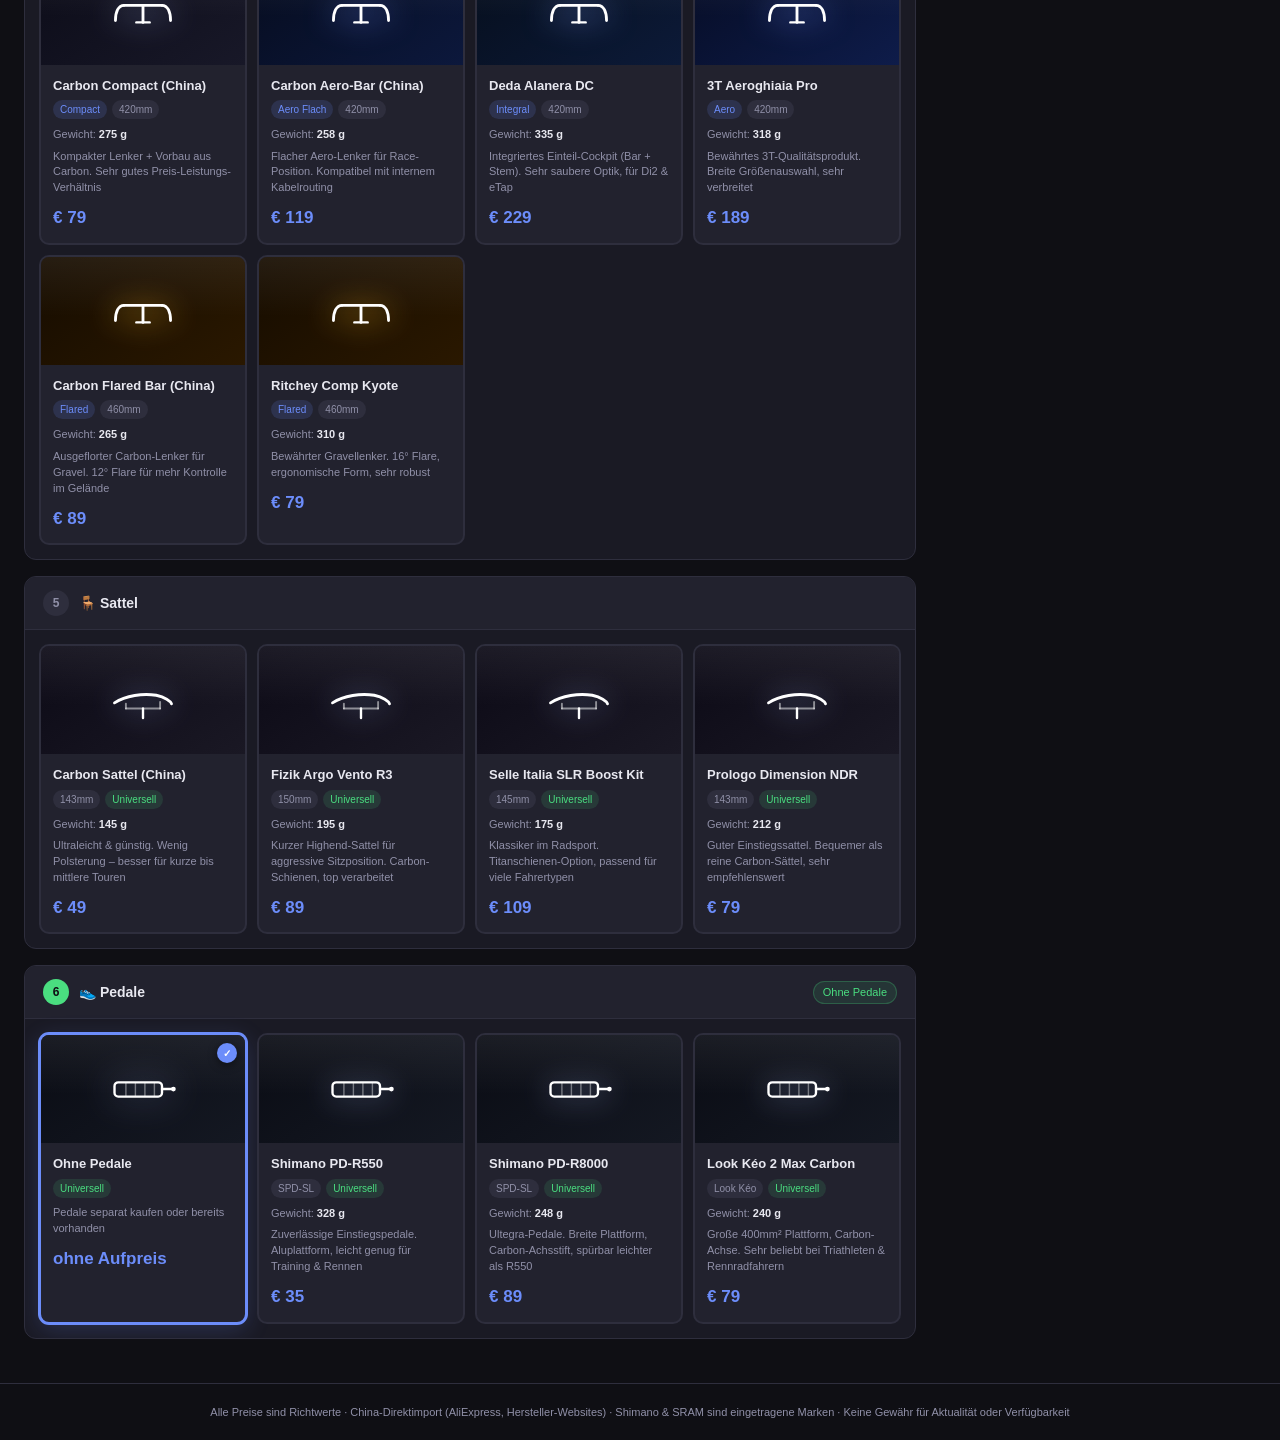
<file: rennrad-konfigurator.html>
<!DOCTYPE html>
<html lang="de">
<head>
  <meta charset="UTF-8">
  <meta name="viewport" content="width=device-width, initial-scale=1.0">
  <title>Rennrad Konfigurator · byu-plan</title>
  <link rel="icon" type="image/svg+xml" href="/byu-plan/favicon.svg" />
  <style>
    :root {
      --bg: #0f0f14; --surface: #1a1a24; --surface2: #22222e;
      --border: #2e2e3d; --text: #e8e8f0; --text2: #9090a8;
      --accent: #6c8dfa; --accent2: #a78bfa;
      --green: #4ade80; --yellow: #fbbf24; --red: #f87171;
      --radius: 12px;
    }
    * { box-sizing: border-box; margin: 0; padding: 0; }
    body {
      background: var(--bg); color: var(--text);
      font-family: -apple-system, BlinkMacSystemFont, 'Segoe UI', sans-serif;
      font-size: 15px; line-height: 1.5;
    }

    header {
      background: linear-gradient(135deg, #1a1a2e 0%, #16213e 100%);
      border-bottom: 1px solid var(--border);
      padding: 20px 32px;
    }
    header h1 { font-size: 21px; font-weight: 700; margin-bottom: 3px; }
    header p { color: var(--text2); font-size: 13px; }
    .back-nav {
      display: inline-flex; align-items: center; gap: 5px;
      font-size: 12px; color: var(--text2); text-decoration: none;
      margin-bottom: 10px; transition: color .15s;
    }
    .back-nav:hover { color: var(--accent); }

    /* ── Bike type filter bar ── */
    .biketype-bar {
      max-width: 1300px; margin: 14px auto 0; padding: 0 24px;
      display: flex; gap: 8px; align-items: center; flex-wrap: wrap;
    }
    .biketype-label {
      font-size: 11px; font-weight: 700; text-transform: uppercase;
      letter-spacing: .1em; color: var(--text2); margin-right: 2px;
    }
    .bfbtn {
      padding: 7px 20px; border-radius: 22px;
      border: 1px solid var(--border); background: var(--surface);
      color: var(--text2); font-size: 13px; cursor: pointer;
      font-family: inherit; font-weight: 600; transition: all .15s;
    }
    .bfbtn.on { background: var(--accent); border-color: var(--accent); color: #fff; }
    .bfbtn.on.gravel { background: #b45309; border-color: #d97706; }
    .bfbtn:hover:not(.on) { border-color: #4a5080; color: var(--text); }

    /* sticky mobile price bar */
    .mobile-bar {
      display: none; position: sticky; top: 0; z-index: 100;
      background: var(--surface); border-bottom: 1px solid var(--border);
      padding: 10px 20px; justify-content: space-between; align-items: center;
    }
    .mobile-bar-label { font-size: 12px; color: var(--text2); }
    .mobile-bar-price { font-size: 18px; font-weight: 800; color: var(--accent); }
    .mobile-bar-weight { font-size: 11px; color: var(--text2); }
    @media (max-width: 960px) { .mobile-bar { display: flex; } }

    .container {
      max-width: 1300px; margin: 0 auto; padding: 24px;
      display: grid; grid-template-columns: 1fr 320px;
      gap: 20px; align-items: start;
    }
    @media (max-width: 960px) { .container { grid-template-columns: 1fr; } }

    .config-col { display: flex; flex-direction: column; gap: 16px; }

    .section-card {
      background: var(--surface); border: 1px solid var(--border);
      border-radius: var(--radius); overflow: hidden;
    }
    .section-head {
      padding: 13px 18px; background: var(--surface2);
      border-bottom: 1px solid var(--border);
      display: flex; align-items: center; gap: 10px;
    }
    .step-num {
      width: 26px; height: 26px; border-radius: 50%;
      background: var(--border); color: var(--text2);
      display: flex; align-items: center; justify-content: center;
      font-size: 12px; font-weight: 700; flex-shrink: 0;
      transition: background .2s, color .2s;
    }
    .step-num.done { background: var(--green); color: #0f0f14; }
    .section-head h2 { font-size: 14px; font-weight: 700; flex: 1; }
    .sel-badge {
      font-size: 11px; color: var(--green);
      background: rgba(74,222,128,.1); border: 1px solid rgba(74,222,128,.25);
      border-radius: 20px; padding: 2px 9px; white-space: nowrap;
      overflow: hidden; text-overflow: ellipsis; max-width: 160px;
    }

    .filter-row { padding: 12px 16px 0; display: flex; gap: 7px; flex-wrap: wrap; }
    .fbtn {
      padding: 4px 14px; border-radius: 20px;
      border: 1px solid var(--border); background: transparent;
      color: var(--text2); font-size: 12px; cursor: pointer;
      font-family: inherit; transition: all .15s;
    }
    .fbtn.on { background: var(--accent); border-color: var(--accent); color: #fff; }

    .options-grid {
      padding: 14px;
      display: grid; grid-template-columns: repeat(auto-fill, minmax(195px, 1fr));
      gap: 10px;
    }
    @media (max-width: 500px) { .options-grid { grid-template-columns: 1fr; } }

    /* ── Option cards ── */
    .opt-card {
      background: var(--surface2); border: 2px solid var(--border);
      border-radius: 10px; cursor: pointer; overflow: hidden;
      transition: border-color .15s, box-shadow .15s;
      position: relative;
    }
    .opt-card:hover { border-color: #4a5080; box-shadow: 0 4px 20px rgba(0,0,0,.3); }
    .opt-card.selected { border-color: var(--accent); box-shadow: 0 0 0 1px var(--accent), 0 6px 24px rgba(108,141,250,.2); }

    /* product image area */
    .opt-img {
      height: 108px;
      display: flex; align-items: center; justify-content: center;
      position: relative; overflow: hidden;
    }
    .opt-img::after {
      content: ''; position: absolute; inset: 0;
      background: linear-gradient(180deg, rgba(255,255,255,.07) 0%, transparent 55%);
      pointer-events: none;
    }
    .opt-img svg {
      width: 76px; height: 54px; flex-shrink: 0;
      filter: drop-shadow(0 2px 14px var(--ic, rgba(108,141,250,.65)));
      transition: filter .3s;
    }
    .opt-card.selected .opt-img svg {
      filter: drop-shadow(0 0 18px var(--ic, rgba(108,141,250,.9)));
    }

    .check-ico {
      position: absolute; top: 8px; right: 8px; z-index: 3;
      width: 20px; height: 20px; border-radius: 50%;
      background: var(--accent); display: none;
      align-items: center; justify-content: center;
      font-size: 10px; color: #fff; font-weight: 700;
      box-shadow: 0 2px 8px rgba(0,0,0,.5);
    }
    .opt-card.selected .check-ico { display: flex; }

    .opt-content { padding: 11px 12px 12px; }
    .opt-name { font-size: 13px; font-weight: 700; margin-bottom: 5px; }
    .opt-tags { display: flex; gap: 5px; flex-wrap: wrap; margin-bottom: 7px; }
    .opt-tag {
      font-size: 10px; padding: 2px 7px; border-radius: 20px;
      background: var(--border); color: var(--text2);
    }
    .opt-tag.ac { background: rgba(108,141,250,.15); color: var(--accent); }
    .opt-tag.gr { background: rgba(74,222,128,.12); color: var(--green); }
    .opt-tag.yl { background: rgba(251,191,36,.12); color: var(--yellow); }

    .opt-spec { font-size: 11px; color: var(--text2); margin-bottom: 6px; }
    .opt-spec strong { color: var(--text); }
    .opt-desc { font-size: 11px; color: var(--text2); line-height: 1.45; }
    .opt-inkl { font-size: 10px; color: var(--text2); margin-top: 5px; font-style: italic; }
    .opt-price { font-size: 17px; font-weight: 800; color: var(--accent); margin-top: 9px; }

    /* ── Summary column ── */
    .summary-col { position: sticky; top: 24px; display: flex; flex-direction: column; gap: 14px; }
    @media (max-width: 960px) { .summary-col { position: static; } }

    /* Bike preview card */
    .preview-card {
      background: var(--surface); border: 1px solid var(--border);
      border-radius: var(--radius); overflow: hidden;
    }
    .preview-head {
      padding: 10px 16px; background: var(--surface2);
      border-bottom: 1px solid var(--border);
      display: flex; align-items: center; justify-content: space-between;
    }
    .preview-head h2 { font-size: 12px; font-weight: 700; text-transform: uppercase; letter-spacing: .06em; }
    .preview-head span { font-size: 11px; color: var(--text2); }
    .preview-body {
      padding: 16px 12px 12px;
      background: linear-gradient(180deg, #0d0d18 0%, #111118 100%);
    }
    #bike-svg { width: 100%; height: auto; display: block; }

    .sum-card {
      background: var(--surface); border: 1px solid var(--border);
      border-radius: var(--radius); overflow: hidden;
    }
    .sum-head {
      padding: 13px 18px; background: var(--surface2);
      border-bottom: 1px solid var(--border);
    }
    .sum-head h2 { font-size: 12px; font-weight: 700; text-transform: uppercase; letter-spacing: .06em; }

    .price-banner { padding: 16px 18px; border-bottom: 1px solid var(--border); }
    .price-label { font-size: 10px; text-transform: uppercase; letter-spacing: .1em; color: var(--text2); margin-bottom: 4px; }
    .price-total { font-size: 34px; font-weight: 800; color: var(--accent); line-height: 1; }
    .weight-row { display: flex; gap: 16px; margin-top: 6px; }
    .weight-item { font-size: 12px; color: var(--text2); }
    .weight-item strong { color: var(--text); }

    .comp-list { padding: 10px 18px; }
    .comp-item {
      display: flex; justify-content: space-between; align-items: flex-start;
      padding: 7px 0; border-bottom: 1px solid var(--border); gap: 8px;
    }
    .comp-item:last-child { border-bottom: none; }
    .comp-kat { font-size: 10px; text-transform: uppercase; letter-spacing: .06em; color: var(--text2); display: block; margin-bottom: 1px; }
    .comp-name { font-size: 12px; font-weight: 600; color: var(--text); }
    .comp-missing { font-size: 12px; color: var(--text2); font-style: italic; }
    .comp-price { font-size: 12px; font-weight: 600; color: var(--accent); white-space: nowrap; padding-top: 12px; }

    .compat-box { padding: 0 18px 10px; }
    .compat-item {
      display: flex; gap: 7px; font-size: 11px; color: var(--text2);
      padding: 5px 0; border-top: 1px solid var(--border);
      align-items: flex-start; line-height: 1.5;
    }
    .compat-ico { flex-shrink: 0; font-size: 13px; }

    .copy-btn {
      display: block; width: calc(100% - 36px); margin: 0 18px 16px;
      padding: 10px; background: var(--accent); color: #fff;
      border: none; border-radius: 8px; font-size: 13px; font-weight: 600;
      cursor: pointer; font-family: inherit; transition: opacity .15s;
    }
    .copy-btn:hover { opacity: .85; }

    footer {
      text-align: center; padding: 20px; margin-top: 20px;
      color: var(--text2); font-size: 11px;
      border-top: 1px solid var(--border);
    }
  </style>
</head>
<body>

<header>
  <a class="back-nav" href="/byu-plan/">← Dashboard</a>
  <h1>🚴 Rennrad Konfigurator</h1>
  <p>Carbon-Rahmen &amp; Komponenten aus China · Shimano &amp; SRAM Schaltgruppen · Preise ca. (Stand 2025)</p>
</header>

<div class="biketype-bar">
  <span class="biketype-label">Typ:</span>
  <button class="bfbtn on"  id="bf-alle"       onclick="setBiketyp('alle')">🚲 Alle</button>
  <button class="bfbtn"     id="bf-rennrad"    onclick="setBiketyp('rennrad')">🏁 Rennrad</button>
  <button class="bfbtn gravel" id="bf-gravelbike" onclick="setBiketyp('gravelbike')">🌾 Gravelbike</button>
</div>

<div class="mobile-bar">
  <div>
    <div class="mobile-bar-label">Gesamtpreis</div>
    <div class="mobile-bar-weight" id="mb-weight">Gewicht: – kg</div>
  </div>
  <div class="mobile-bar-price" id="mb-price">€ 0</div>
</div>

<div class="container">
  <div class="config-col" id="config-col"></div>

  <div class="summary-col">

    <!-- Live bike preview -->
    <div class="preview-card">
      <div class="preview-head">
        <h2>Dein Rad</h2>
        <span id="preview-label">Wähle Komponenten</span>
      </div>
      <div class="preview-body">
        <svg id="bike-svg" viewBox="0 0 400 230" fill="none" xmlns="http://www.w3.org/2000/svg">

          <!-- Ground shadow -->
          <ellipse cx="200" cy="226" rx="160" ry="4" fill="rgba(255,255,255,.03)"/>

          <!-- Chain (behind everything) -->
          <path id="bv-chain" d="M158 184 Q 218 208 318 172" stroke="#1e1e30" stroke-width="2" fill="none" stroke-dasharray="5 3"/>

          <!-- Rear wheel -->
          <g id="bv-rear-wheel">
            <circle cx="82" cy="168" r="54" stroke="#1e1e2e" stroke-width="9"/>
            <circle cx="82" cy="168" r="49" stroke="#16162a" stroke-width="1.5"/>
            <line x1="82" y1="168" x2="82" y2="114" stroke="#1e1e38" stroke-width="1.2"/>
            <line x1="82" y1="168" x2="82" y2="222" stroke="#1e1e38" stroke-width="1.2"/>
            <line x1="82" y1="168" x2="28"  y2="168" stroke="#1e1e38" stroke-width="1.2"/>
            <line x1="82" y1="168" x2="136" y2="168" stroke="#1e1e38" stroke-width="1.2"/>
            <line x1="82" y1="168" x2="44"  y2="130" stroke="#1e1e38" stroke-width="1.2"/>
            <line x1="82" y1="168" x2="120" y2="206" stroke="#1e1e38" stroke-width="1.2"/>
            <line x1="82" y1="168" x2="120" y2="130" stroke="#1e1e38" stroke-width="1.2"/>
            <line x1="82" y1="168" x2="44"  y2="206" stroke="#1e1e38" stroke-width="1.2"/>
            <circle id="bv-rw-rim" cx="82" cy="168" r="35.5" stroke="#2a2a48" stroke-width="27" fill="none"/>
            <circle cx="82" cy="168" r="8" fill="#1a1a30" stroke="#2e2e50" stroke-width="2"/>
          </g>

          <!-- Front wheel -->
          <g id="bv-front-wheel">
            <circle cx="318" cy="168" r="54" stroke="#1e1e2e" stroke-width="9"/>
            <circle cx="318" cy="168" r="49" stroke="#16162a" stroke-width="1.5"/>
            <line x1="318" y1="168" x2="318" y2="114" stroke="#1e1e38" stroke-width="1.2"/>
            <line x1="318" y1="168" x2="318" y2="222" stroke="#1e1e38" stroke-width="1.2"/>
            <line x1="318" y1="168" x2="264" y2="168" stroke="#1e1e38" stroke-width="1.2"/>
            <line x1="318" y1="168" x2="372" y2="168" stroke="#1e1e38" stroke-width="1.2"/>
            <line x1="318" y1="168" x2="280" y2="130" stroke="#1e1e38" stroke-width="1.2"/>
            <line x1="318" y1="168" x2="356" y2="206" stroke="#1e1e38" stroke-width="1.2"/>
            <line x1="318" y1="168" x2="356" y2="130" stroke="#1e1e38" stroke-width="1.2"/>
            <line x1="318" y1="168" x2="280" y2="206" stroke="#1e1e38" stroke-width="1.2"/>
            <circle id="bv-fw-rim" cx="318" cy="168" r="35.5" stroke="#2a2a48" stroke-width="27" fill="none"/>
            <circle cx="318" cy="168" r="8" fill="#1a1a30" stroke="#2e2e50" stroke-width="2"/>
          </g>

          <!-- Frame -->
          <g id="bv-frame" stroke="#2e3060" stroke-linecap="round" stroke-linejoin="round">
            <line x1="158" y1="168" x2="82"  y2="168" stroke-width="3.5"/>
            <line x1="82"  y1="168" x2="136" y2="86"  stroke-width="2.8"/>
            <line x1="158" y1="168" x2="136" y2="86"  stroke-width="3.5"/>
            <line x1="136" y1="86"  x2="262" y2="92"  stroke-width="3.5"/>
            <line x1="158" y1="168" x2="276" y2="118" stroke-width="3.5"/>
            <line x1="262" y1="92"  x2="276" y2="118" stroke-width="4"/>
            <line x1="276" y1="118" x2="318" y2="168" stroke-width="3"/>
            <line x1="137" y1="88"  x2="131" y2="70"  stroke-width="3"/>
          </g>

          <!-- Saddle -->
          <g id="bv-saddle">
            <path d="M116,67 C124,62 133,61 147,64" stroke="#2a2a50" stroke-width="3.5" stroke-linecap="round" fill="none"/>
          </g>

          <!-- Drivetrain -->
          <g id="bv-drivetrain">
            <circle cx="158" cy="168" r="19" stroke="#2a3060" stroke-width="2.8" fill="none"/>
            <circle cx="158" cy="168" r="8"  stroke="#2a3060" stroke-width="2" fill="#0f0f1a"/>
            <line x1="158" y1="168" x2="178" y2="186" stroke="#2a3060" stroke-width="3.5" stroke-linecap="round"/>
            <line x1="158" y1="168" x2="138" y2="150" stroke="#2a3060" stroke-width="3.5" stroke-linecap="round"/>
          </g>

          <!-- Pedals -->
          <g id="bv-pedals">
            <rect x="173" y="183" width="14" height="6" rx="2" fill="#1e1e32"/>
            <rect x="124" y="147" width="14" height="6" rx="2" fill="#1e1e32"/>
          </g>

          <!-- Cockpit -->
          <g id="bv-cockpit" stroke="#2a2a52" stroke-linecap="round">
            <line x1="262" y1="92"  x2="250" y2="76" stroke-width="3.5"/>
            <line x1="236" y1="76"  x2="264" y2="76" stroke-width="3.5"/>
            <path id="bv-drop-left"  d="M236,76 C230,76 227,83 227,93" stroke-width="2.8" fill="none"/>
            <path id="bv-drop-right" d="M264,76 C270,76 273,83 273,93" stroke-width="2.8" fill="none"/>
          </g>

        </svg>
      </div>
    </div>

    <!-- Price + component list -->
    <div class="sum-card">
      <div class="sum-head"><h2>Zusammenfassung</h2></div>
      <div class="price-banner">
        <div class="price-label">Gesamtpreis (ca.)</div>
        <div class="price-total" id="sum-price">€ 0</div>
        <div class="weight-row">
          <div class="weight-item">Gewicht: <strong id="sum-weight">– kg</strong></div>
        </div>
      </div>
      <div class="comp-list" id="comp-list"></div>
      <div class="compat-box" id="compat-box"></div>
      <button class="copy-btn" onclick="kopieren()">Konfiguration kopieren</button>
    </div>
  </div>
</div>

<footer>
  Alle Preise sind Richtwerte · China-Direktimport (AliExpress, Hersteller-Websites) ·
  Shimano &amp; SRAM sind eingetragene Marken · Keine Gewähr für Aktualität oder Verfügbarkeit
</footer>

<script>
const TEILE = {
  rahmen: [
    { id: 'dengfu-fm686', name: 'Dengfu FM686', typ: 'Aero', biketyp: ['rennrad'], material: 'Carbon T700', gewicht: 820, preis: 449, bremse: 'Disc', inkl: 'Rahmen, Gabel, Steuersatz, Sattelklemme', beschreibung: 'Einer der beliebtesten Aerorahmen aus China. Internes Kabelrouting für Di2 & eTap' },
    { id: 'trifox-x16', name: 'Trifox X16', typ: 'Endurance', biketyp: ['rennrad'], material: 'Carbon T800', gewicht: 990, preis: 379, bremse: 'Disc', inkl: 'Rahmen, Gabel, Steuersatz', beschreibung: 'Komfortabler Endurance-Rahmen mit erhöhtem Stack. Ideal für lange Ausfahrten' },
    { id: 'twitter-cyclone', name: 'Twitter Cyclone Pro', typ: 'Aero', biketyp: ['rennrad'], material: 'Carbon T700', gewicht: 870, preis: 419, bremse: 'Disc', inkl: 'Rahmen, Gabel, Steuersatz, Sattelklemme', beschreibung: 'Windschnittiges Design mit semi-integriertem Cockpit. Vollständiges internes Routing' },
    { id: 'lightcarbon-833', name: 'LightCarbon LC-833', typ: 'Kletter', biketyp: ['rennrad'], material: 'Carbon T1000', gewicht: 720, preis: 549, bremse: 'Disc/Rim', inkl: 'Rahmen, Gabel, Steuersatz', beschreibung: 'Ultraleichter Kletterrahmen aus T1000-Carbon. Für ambitionierte Bergfahrer' },
    { id: 'sava-herd', name: 'Sava Herd 7.0', typ: 'All-round', biketyp: ['rennrad'], material: 'Carbon T800', gewicht: 960, preis: 319, bremse: 'Disc', inkl: 'Rahmen, Gabel, Steuersatz, Sattelstütze', beschreibung: 'Günstiger Einstieg in Carbon. Gutes Preis-Leistungs-Verhältnis, einsteigerfreundlich' },
    { id: 'ourea-r5', name: 'Ourea R5 Disc', typ: 'Race', biketyp: ['rennrad'], material: 'Carbon T800/T1000', gewicht: 840, preis: 489, bremse: 'Disc', inkl: 'Rahmen, Gabel, Steuersatz, Sattelklemme', beschreibung: 'Modernes Race-Design. Mischung aus T800 und T1000 Carbon, steif und leicht' },
    { id: 'dengfu-fm188', name: 'Dengfu FM188', typ: 'Gravel', biketyp: ['gravelbike'], material: 'Carbon T700/T800', gewicht: 1050, preis: 419, bremse: 'Disc', inkl: 'Rahmen, Gabel, Steuersatz', beschreibung: '700C/650B kompatibel, Reifenfreiheit bis 45mm, Bikepacking-Ösen serienmäßig' },
    { id: 'lightcarbon-lcg002', name: 'LightCarbon LCG-002', typ: 'Gravel', biketyp: ['gravelbike'], material: 'Carbon T800', gewicht: 940, preis: 489, bremse: 'Disc', inkl: 'Rahmen, Gabel, Steuersatz', beschreibung: 'Premium Gravelrahmen, Flat-Mount, Reifenfreiheit 45mm. Sehr steif für Gravelrennen' },
    { id: 'twitter-allroad', name: 'Twitter All-Road Pro', typ: 'Gravel', biketyp: ['gravelbike'], material: 'Carbon T700', gewicht: 1120, preis: 369, bremse: 'Disc', inkl: 'Rahmen, Gabel, Steuersatz, Gepäckträgeraufnahme', beschreibung: 'Guter Gravel-Einstieg. Viele Ösen für Bikepacking, Reifenfreiheit bis 40mm' },
  ],
  schaltgruppe: [
    { id: 'shi-105-mech', name: 'Shimano 105 R7100', marke: 'shimano', typ: 'Mechanisch', biketyp: ['rennrad'], gaenge: '2×12', gewicht: 2748, preis: 349, beschreibung: 'Zuverlässiger Einstieg ins 12-Gang-System. Kabelgesteuert, wartungsfreundlich' },
    { id: 'shi-105-di2', name: 'Shimano 105 Di2', marke: 'shimano', typ: 'Elektronisch', biketyp: ['rennrad'], gaenge: '2×12', gewicht: 2552, preis: 749, beschreibung: 'Elektronisches Schalten mit identischer Logik wie Ultegra Di2. Präzise, Topwert' },
    { id: 'shi-ultegra-di2', name: 'Shimano Ultegra Di2', marke: 'shimano', typ: 'Elektronisch', biketyp: ['rennrad'], gaenge: '2×12', gewicht: 2338, preis: 1099, beschreibung: 'Semi-Pro Technologie. Leichter als 105 Di2, identische Firmware wie Dura-Ace' },
    { id: 'shi-duraace-di2', name: 'Shimano Dura-Ace Di2', marke: 'shimano', typ: 'Elektronisch', biketyp: ['rennrad'], gaenge: '2×12', gewicht: 1902, preis: 2399, beschreibung: 'Shimanos Spitzenklasse. Titanschrauben, CNC-Finish, UCI Pro Tour Standard' },
    { id: 'shi-grx-rx820', name: 'Shimano GRX RX820 Di2', marke: 'shimano', typ: 'Elektronisch', biketyp: ['gravelbike'], gaenge: '1×12 / 2×11', gewicht: 2480, preis: 949, beschreibung: 'Shimanos Top-Gravelgruppe. Di2-Technologie, optimiert für Off-Road und Gravelrennen' },
    { id: 'shi-grx-rx610', name: 'Shimano GRX RX610', marke: 'shimano', typ: 'Mechanisch', biketyp: ['gravelbike'], gaenge: '1×11 / 2×11', gewicht: 2850, preis: 449, beschreibung: 'Günstiger Einstieg in die GRX-Welt. Robust, wartungsfreundlich, fürs Gelände' },
    { id: 'sram-rival', name: 'SRAM Rival eTap AXS', marke: 'sram', typ: 'Kabellos', biketyp: ['rennrad', 'gravelbike'], gaenge: '2×12', gewicht: 2612, preis: 649, beschreibung: 'Günstigster Einstieg ins kabellose Schalten. XDR-Freilaufkörper erforderlich' },
    { id: 'sram-force', name: 'SRAM Force eTap AXS', marke: 'sram', typ: 'Kabellos', biketyp: ['rennrad', 'gravelbike'], gaenge: '2×12', gewicht: 2358, preis: 949, beschreibung: 'Kabellos & leicht. Ausgezeichnetes Preis-Leistungs-Verhältnis im SRAM-Lineup' },
    { id: 'sram-red', name: 'SRAM Red eTap AXS', marke: 'sram', typ: 'Kabellos', biketyp: ['rennrad'], gaenge: '2×12', gewicht: 2012, preis: 2149, beschreibung: 'SRAMs Flaggschiff. Carbon-Kurbel, geringstes Gewicht, maximale Schaltpräzision' },
  ],
  laufraeder: [
    { id: 'yoeleo-r38', name: 'Yoeleo R38', profil: '38mm', felge: '25mm int.', biketyp: ['rennrad'], gewicht: 1460, preis: 349, beschreibung: 'Niedriges Profil für Berge & Wind. Sehr vielseitig, ideal für hügeliges Terrain' },
    { id: 'yoeleo-r51', name: 'Yoeleo R51', profil: '50mm', felge: '25mm int.', biketyp: ['rennrad'], gewicht: 1520, preis: 389, beschreibung: 'Meistverkauftes China-Laufrad. Gutes Allround-Profil für Rennen & Training' },
    { id: 'lightcarbon-r50', name: 'LightCarbon LC-R50C', profil: '50mm', felge: '28mm int.', biketyp: ['rennrad'], gewicht: 1480, preis: 359, beschreibung: 'Breite 28mm-Felge für Komfort und Volumenreifen. Hookless-Design' },
    { id: 'winspace-hyper', name: 'Winspace Hyper 50', profil: '50mm', felge: '25mm int.', biketyp: ['rennrad'], gewicht: 1390, preis: 429, beschreibung: 'Premium-Laufrad aus China. Sapim CX-Ray Speichen serienmäßig, sehr leicht' },
    { id: 'elitewheels-drive', name: 'Elitewheels Drive 50D', profil: '50mm', felge: '25mm int.', biketyp: ['rennrad'], gewicht: 1440, preis: 399, beschreibung: 'Hochwertige Naben, DT Swiss Champion Speichen. Gute Allround-Performance' },
    { id: 'farsports-88', name: 'FarSports FSC88', profil: '88mm', felge: '25mm int.', biketyp: ['rennrad'], typ: 'Aero', gewicht: 1620, preis: 449, beschreibung: 'Tiefes Aero-Profil für Zeitfahren & Flachrennen. Nicht für windige Bergfahrten' },
    { id: 'lightcarbon-lcg38', name: 'LightCarbon LCG-38 Wide', profil: '38mm', felge: '30mm int.', biketyp: ['gravelbike'], typ: 'Gravel', gewicht: 1540, preis: 369, beschreibung: 'Breite 30mm-Felge für Gravelreifen bis 45mm. 700C, hookless tubeless-ready' },
    { id: 'winspace-g50', name: 'Winspace G50 Gravel', profil: '50mm', felge: '30mm int.', biketyp: ['rennrad', 'gravelbike'], typ: 'Gravel', gewicht: 1420, preis: 419, beschreibung: 'Vielseitig für Rennrad und Gravel. Breite Felge für Reifen bis 38mm tubeless' },
  ],
  cockpit: [
    { id: 'china-compact', name: 'Carbon Compact (China)', typ: 'Compact', biketyp: ['rennrad'], breite: '420mm', gewicht: 275, preis: 79, beschreibung: 'Kompakter Lenker + Vorbau aus Carbon. Sehr gutes Preis-Leistungs-Verhältnis' },
    { id: 'china-aero', name: 'Carbon Aero-Bar (China)', typ: 'Aero Flach', biketyp: ['rennrad'], breite: '420mm', gewicht: 258, preis: 119, beschreibung: 'Flacher Aero-Lenker für Race-Position. Kompatibel mit internem Kabelrouting' },
    { id: 'deda-alanera', name: 'Deda Alanera DC', typ: 'Integral', biketyp: ['rennrad'], breite: '420mm', gewicht: 335, preis: 229, beschreibung: 'Integriertes Einteil-Cockpit (Bar + Stem). Sehr saubere Optik, für Di2 & eTap' },
    { id: '3t-aero', name: '3T Aeroghiaia Pro', typ: 'Aero', biketyp: ['rennrad'], breite: '420mm', gewicht: 318, preis: 189, beschreibung: 'Bewährtes 3T-Qualitätsprodukt. Breite Größenauswahl, sehr verbreitet' },
    { id: 'china-flared', name: 'Carbon Flared Bar (China)', typ: 'Flared', biketyp: ['gravelbike'], breite: '460mm', gewicht: 265, preis: 89, beschreibung: 'Ausgeflorter Carbon-Lenker für Gravel. 12° Flare für mehr Kontrolle im Gelände' },
    { id: 'ritchey-kyote', name: 'Ritchey Comp Kyote', typ: 'Flared', biketyp: ['gravelbike'], breite: '460mm', gewicht: 310, preis: 79, beschreibung: 'Bewährter Gravellenker. 16° Flare, ergonomische Form, sehr robust' },
  ],
  sattel: [
    { id: 'china-carbon', name: 'Carbon Sattel (China)', breite: '143mm', biketyp: ['rennrad', 'gravelbike'], gewicht: 145, preis: 49, beschreibung: 'Ultraleicht & günstig. Wenig Polsterung – besser für kurze bis mittlere Touren' },
    { id: 'fizik-argo', name: 'Fizik Argo Vento R3', breite: '150mm', biketyp: ['rennrad', 'gravelbike'], gewicht: 195, preis: 89, beschreibung: 'Kurzer Highend-Sattel für aggressive Sitzposition. Carbon-Schienen, top verarbeitet' },
    { id: 'selle-slr', name: 'Selle Italia SLR Boost Kit', breite: '145mm', biketyp: ['rennrad', 'gravelbike'], gewicht: 175, preis: 109, beschreibung: 'Klassiker im Radsport. Titanschienen-Option, passend für viele Fahrertypen' },
    { id: 'prologo-dim', name: 'Prologo Dimension NDR', breite: '143mm', biketyp: ['rennrad', 'gravelbike'], gewicht: 212, preis: 79, beschreibung: 'Guter Einstiegssattel. Bequemer als reine Carbon-Sättel, sehr empfehlenswert' },
  ],
  pedale: [
    { id: 'keine', name: 'Ohne Pedale', system: '–', biketyp: ['rennrad', 'gravelbike'], gewicht: 0, preis: 0, beschreibung: 'Pedale separat kaufen oder bereits vorhanden' },
    { id: 'shi-r550', name: 'Shimano PD-R550', system: 'SPD-SL', biketyp: ['rennrad', 'gravelbike'], gewicht: 328, preis: 35, beschreibung: 'Zuverlässige Einstiegspedale. Aluplattform, leicht genug für Training & Rennen' },
    { id: 'shi-r8000', name: 'Shimano PD-R8000', system: 'SPD-SL', biketyp: ['rennrad', 'gravelbike'], gewicht: 248, preis: 89, beschreibung: 'Ultegra-Pedale. Breite Plattform, Carbon-Achsstift, spürbar leichter als R550' },
    { id: 'look-keo', name: 'Look Kéo 2 Max Carbon', system: 'Look Kéo', biketyp: ['rennrad', 'gravelbike'], gewicht: 240, preis: 79, beschreibung: 'Große 400mm² Plattform, Carbon-Achse. Sehr beliebt bei Triathleten & Rennradfahrern' },
  ],
};

const KATS     = ['rahmen', 'schaltgruppe', 'laufraeder', 'cockpit', 'sattel', 'pedale'];
const KAT_NAME = { rahmen: 'Rahmen', schaltgruppe: 'Schaltgruppe', laufraeder: 'Laufräder', cockpit: 'Cockpit', sattel: 'Sattel', pedale: 'Pedale' };
const KAT_ICON = { rahmen: '🏗️', schaltgruppe: '⚙️', laufraeder: '🔵', cockpit: '🎯', sattel: '🪑', pedale: '👟' };

let auswahl     = { rahmen: null, schaltgruppe: null, laufraeder: null, cockpit: null, sattel: null, pedale: 'keine' };
let schaltFilter = 'alle';
let bikeTyp      = 'alle';

const TYP_GRAD = {
  'Aero':        ['#060c24','#0e1c4a', '#6c8dfa'],
  'Endurance':   ['#0c0720','#18103e', '#a78bfa'],
  'Kletter':     ['#051206','#0a240c', '#4ade80'],
  'All-round':   ['#060c18','#0e1c30', '#22d3ee'],
  'Race':        ['#180506','#300a0a', '#f87171'],
  'Gravel':      ['#160c00','#2c1800', '#fbbf24'],
  'Mechanisch':  ['#061208','#0c2210', '#4ade80'],
  'Elektronisch':['#060c20','#0e1a3e', '#6c8dfa'],
  'Kabellos':    ['#0c0620','#1a1040', '#c084fc'],
  'Compact':     ['#0c0c18','#181828', '#8090c0'],
  'Aero Flach':  ['#060c1e','#0c183c', '#6c8dfa'],
  'Integral':    ['#060e1c','#0c1a38', '#7c9dfa'],
  'Flared':      ['#160c00','#2a1800', '#fbbf24'],
};
const KAT_GRAD = {
  rahmen:      ['#080e20','#101c40', '#6c8dfa'],
  schaltgruppe:['#061208','#0c2212', '#4ade80'],
  laufraeder:  ['#080c20','#10183a', '#6c8dfa'],
  cockpit:     ['#0c0820','#18143a', '#a78bfa'],
  sattel:      ['#0c0a16','#1a1824', '#8090c0'],
  pedale:      ['#0a0c14','#141822', '#8090c0'],
};

function getBildStyle(kat, t) {
  const c = (t.typ && TYP_GRAD[t.typ]) || KAT_GRAD[kat];
  return `background:linear-gradient(145deg,${c[0]} 0%,${c[1]} 100%);--ic:${c[2]}`;
}

const KAT_SVG = {
  rahmen: `<svg viewBox="0 0 80 52" fill="none" xmlns="http://www.w3.org/2000/svg">
    <circle cx="16" cy="40" r="10" stroke="rgba(255,255,255,.2)" stroke-width="2"/>
    <circle cx="64" cy="40" r="10" stroke="rgba(255,255,255,.2)" stroke-width="2"/>
    <line x1="30" y1="40" x2="16" y2="40" stroke="white" stroke-width="2.5" stroke-linecap="round"/>
    <line x1="16" y1="40" x2="27" y2="17" stroke="white" stroke-width="2" stroke-linecap="round"/>
    <line x1="30" y1="40" x2="27" y2="17" stroke="white" stroke-width="2.5" stroke-linecap="round"/>
    <line x1="27" y1="17" x2="52" y2="19" stroke="white" stroke-width="2.5" stroke-linecap="round"/>
    <line x1="30" y1="40" x2="54" y2="25" stroke="white" stroke-width="2.5" stroke-linecap="round"/>
    <line x1="54" y1="25" x2="64" y2="40" stroke="white" stroke-width="2.5" stroke-linecap="round"/>
    <line x1="22" y1="13" x2="33" y2="13" stroke="white" stroke-width="2.5" stroke-linecap="round"/>
  </svg>`,
  schaltgruppe: `<svg viewBox="0 0 80 52" fill="none" xmlns="http://www.w3.org/2000/svg">
    <circle cx="30" cy="26" r="17" stroke="white" stroke-width="2.5"/>
    <circle cx="30" cy="26" r="6"  fill="rgba(255,255,255,.35)"/>
    <circle cx="61" cy="35" r="9"  stroke="white" stroke-width="2"/>
    <circle cx="61" cy="35" r="3"  fill="rgba(255,255,255,.35)"/>
    <path d="M30 9 L61 26" stroke="rgba(255,255,255,.3)" stroke-width="1.5" stroke-dasharray="3 2.5"/>
  </svg>`,
  laufraeder: `<svg viewBox="0 0 80 52" fill="none" xmlns="http://www.w3.org/2000/svg">
    <circle cx="40" cy="26" r="22" stroke="white" stroke-width="2.5"/>
    <circle cx="40" cy="26" r="4.5" fill="rgba(255,255,255,.4)"/>
    <line x1="40" y1="26" x2="40" y2="4"    stroke="rgba(255,255,255,.55)" stroke-width="1.5"/>
    <line x1="40" y1="26" x2="40" y2="48"   stroke="rgba(255,255,255,.55)" stroke-width="1.5"/>
    <line x1="40" y1="26" x2="18" y2="26"   stroke="rgba(255,255,255,.55)" stroke-width="1.5"/>
    <line x1="40" y1="26" x2="62" y2="26"   stroke="rgba(255,255,255,.55)" stroke-width="1.5"/>
    <line x1="40" y1="26" x2="24" y2="10"   stroke="rgba(255,255,255,.55)" stroke-width="1.5"/>
    <line x1="40" y1="26" x2="56" y2="42"   stroke="rgba(255,255,255,.55)" stroke-width="1.5"/>
    <line x1="40" y1="26" x2="56" y2="10"   stroke="rgba(255,255,255,.55)" stroke-width="1.5"/>
    <line x1="40" y1="26" x2="24" y2="42"   stroke="rgba(255,255,255,.55)" stroke-width="1.5"/>
  </svg>`,
  cockpit: `<svg viewBox="0 0 80 52" fill="none" xmlns="http://www.w3.org/2000/svg">
    <line x1="20" y1="20" x2="60" y2="20" stroke="white" stroke-width="3" stroke-linecap="round"/>
    <path d="M20,20 C14,20 11,27 11,36" stroke="white" stroke-width="3" stroke-linecap="round"/>
    <path d="M60,20 C66,20 69,27 69,36" stroke="white" stroke-width="3" stroke-linecap="round"/>
    <line x1="40" y1="20" x2="40" y2="38" stroke="white" stroke-width="3" stroke-linecap="round"/>
    <line x1="33" y1="38" x2="47" y2="38" stroke="white" stroke-width="2.5" stroke-linecap="round"/>
  </svg>`,
  sattel: `<svg viewBox="0 0 80 52" fill="none" xmlns="http://www.w3.org/2000/svg">
    <path d="M10,29 C22,21 40,19 54,21 C63,23 69,27 70,30" stroke="white" stroke-width="3" stroke-linecap="round"/>
    <line x1="22" y1="35" x2="58" y2="35" stroke="rgba(255,255,255,.5)" stroke-width="2" stroke-linecap="round"/>
    <line x1="22" y1="30" x2="22" y2="35" stroke="rgba(255,255,255,.5)" stroke-width="2" stroke-linecap="round"/>
    <line x1="58" y1="28" x2="58" y2="35" stroke="rgba(255,255,255,.5)" stroke-width="2" stroke-linecap="round"/>
    <line x1="40" y1="35" x2="40" y2="45" stroke="white" stroke-width="2.5" stroke-linecap="round"/>
  </svg>`,
  pedale: `<svg viewBox="0 0 80 52" fill="none" xmlns="http://www.w3.org/2000/svg">
    <rect x="10" y="19" width="50" height="15" rx="4" stroke="white" stroke-width="2.5"/>
    <line x1="22" y1="19" x2="22" y2="34" stroke="rgba(255,255,255,.4)" stroke-width="1.5"/>
    <line x1="32" y1="19" x2="32" y2="34" stroke="rgba(255,255,255,.4)" stroke-width="1.5"/>
    <line x1="42" y1="19" x2="42" y2="34" stroke="rgba(255,255,255,.4)" stroke-width="1.5"/>
    <line x1="52" y1="19" x2="52" y2="34" stroke="rgba(255,255,255,.4)" stroke-width="1.5"/>
    <line x1="60" y1="26" x2="72" y2="26" stroke="white" stroke-width="2.5" stroke-linecap="round"/>
    <circle cx="72" cy="26" r="2.5" fill="white"/>
  </svg>`,
};

function fmt(n) { return '€ ' + n.toLocaleString('de-DE'); }
function getTeil(kat, id) { return id ? (TEILE[kat].find(t => t.id === id) || null) : null; }

const FRAME_COLOR = {
  'Aero': '#6c8dfa', 'Endurance': '#a78bfa', 'Kletter': '#4ade80',
  'All-round': '#22d3ee', 'Race': '#f87171', 'Gravel': '#fbbf24',
};
const RIM_PRESET = {
  '38mm': { r: 38, w: 11 },
  '50mm': { r: 26, w: 23 },
  '88mm': { r: 10, w: 39 },
};

function setSvgAttr(sel, attr, val) {
  document.querySelectorAll(sel).forEach(el => el.setAttribute(attr, val));
}

function updateBikePreview() {
  const frame  = getTeil('rahmen',       auswahl.rahmen);
  const group  = getTeil('schaltgruppe', auswahl.schaltgruppe);
  const wheel  = getTeil('laufraeder',   auswahl.laufraeder);
  const cock   = getTeil('cockpit',      auswahl.cockpit);
  const saddle = getTeil('sattel',       auswahl.sattel);
  const pedal  = getTeil('pedale',       auswahl.pedale);
  const dim = '#1e1e36';

  const fc = (frame && FRAME_COLOR[frame.typ]) || (frame ? '#5a6aaa' : dim);
  setSvgAttr('#bv-frame line, #bv-frame path', 'stroke', fc);

  const chainEl = document.getElementById('bv-chain');
  if (chainEl) chainEl.setAttribute('stroke', group ? '#2e3460' : dim);

  const rimData = (wheel && RIM_PRESET[wheel.profil]) || { r: 26, w: 23 };
  const rimColor = wheel ? '#4a5a9a' : dim;
  ['bv-rw-rim', 'bv-fw-rim'].forEach(id => {
    const el = document.getElementById(id);
    if (!el) return;
    el.setAttribute('r', rimData.r + rimData.w / 2);
    el.setAttribute('stroke-width', rimData.w);
    el.setAttribute('stroke', rimColor);
  });

  const driveColor = group
    ? (group.marke === 'shimano' ? '#3a9a5a' : group.marke === 'sram' ? '#9a7a20' : '#4a5a9a')
    : dim;
  setSvgAttr('#bv-drivetrain circle', 'stroke', driveColor);
  setSvgAttr('#bv-drivetrain line',   'stroke', driveColor);

  const cockColor = cock ? '#6a5aaa' : dim;
  setSvgAttr('#bv-cockpit line, #bv-cockpit path', 'stroke', cockColor);

  const isFlared = cock && cock.typ === 'Flared';
  const leftDrop  = document.getElementById('bv-drop-left');
  const rightDrop = document.getElementById('bv-drop-right');
  if (leftDrop && rightDrop) {
    if (isFlared) {
      leftDrop.setAttribute('d',  'M236,76 C226,76 220,85 220,97');
      rightDrop.setAttribute('d', 'M264,76 C274,76 280,85 280,97');
    } else {
      leftDrop.setAttribute('d',  'M236,76 C230,76 227,83 227,93');
      rightDrop.setAttribute('d', 'M264,76 C270,76 273,83 273,93');
    }
  }

  const saddleEl = document.querySelector('#bv-saddle path');
  if (saddleEl) saddleEl.setAttribute('stroke', saddle ? '#7a6aaa' : dim);

  const pedalColor = (pedal && pedal.id !== 'keine') ? '#3a3a6a' : dim;
  setSvgAttr('#bv-pedals rect', 'fill', pedalColor);

  const label = document.getElementById('preview-label');
  if (label) {
    const done = KATS.filter(k => auswahl[k] && (k !== 'pedale' || auswahl[k] !== 'keine')).length;
    label.textContent = frame
      ? frame.name + (frame.typ ? ' · ' + frame.typ : '')
      : (done === 0 ? 'Wähle Komponenten' : done + ' von 6 gewählt');
  }
}

function waehle(kat, id) {
  auswahl[kat] = id;
  renderOptionen(kat);
  renderSummary();
  updateBikePreview();
}

function setFilter(f) {
  schaltFilter = f;
  ['alle','shimano','sram'].forEach(k =>
    document.getElementById('f-'+k).classList.toggle('on', f === k));
  renderOptionen('schaltgruppe');
}

function setBiketyp(bt) {
  bikeTyp = bt;
  ['alle','rennrad','gravelbike'].forEach(k =>
    document.getElementById('bf-'+k).classList.toggle('on', k === bt));
  KATS.forEach(kat => {
    if (!auswahl[kat]) return;
    if (kat === 'pedale' && auswahl[kat] === 'keine') return;
    const t = getTeil(kat, auswahl[kat]);
    if (t && bt !== 'alle' && t.biketyp && !t.biketyp.includes(bt)) {
      auswahl[kat] = kat === 'pedale' ? 'keine' : null;
    }
  });
  KATS.forEach(kat => renderOptionen(kat));
  renderSummary();
  updateBikePreview();
}

function renderOptionen(kat) {
  const container = document.getElementById('opts-' + kat);
  if (!container) return;
  let teile = TEILE[kat];
  if (bikeTyp !== 'alle') teile = teile.filter(t => !t.biketyp || t.biketyp.includes(bikeTyp));
  if (kat === 'schaltgruppe' && schaltFilter !== 'alle') teile = teile.filter(t => t.marke === schaltFilter);

  container.innerHTML = teile.map(t => {
    const sel = auswahl[kat] === t.id;
    const tags = [];
    if (t.typ)      tags.push({ label: t.typ, cls: 'ac' });
    if (t.material) tags.push({ label: t.material, cls: '' });
    if (t.bremse)   tags.push({ label: t.bremse, cls: '' });
    if (t.gaenge)   tags.push({ label: t.gaenge, cls: '' });
    if (t.profil)   tags.push({ label: t.profil, cls: 'ac' });
    if (t.felge)    tags.push({ label: t.felge, cls: '' });
    if (t.breite)   tags.push({ label: t.breite, cls: '' });
    if (t.marke === 'shimano') tags.push({ label: 'Shimano', cls: 'gr' });
    if (t.marke === 'sram')    tags.push({ label: 'SRAM',    cls: 'yl' });
    if (t.system && t.system !== '–') tags.push({ label: t.system, cls: '' });
    if (t.biketyp && t.biketyp.length === 2) tags.push({ label: 'Universell', cls: 'gr' });
    const gStr = t.gewicht > 0 ? (t.gewicht >= 1000 ? (t.gewicht/1000).toFixed(2).replace('.',',')+' kg' : t.gewicht+' g') : null;
    return `
      <div class="opt-card${sel ? ' selected' : ''}" onclick="waehle('${kat}','${t.id}')">
        <div class="check-ico">✓</div>
        <div class="opt-img" style="${getBildStyle(kat, t)}">${KAT_SVG[kat]}</div>
        <div class="opt-content">
          <div class="opt-name">${t.name}</div>
          ${tags.length ? `<div class="opt-tags">${tags.map(tg => `<span class="opt-tag ${tg.cls}">${tg.label}</span>`).join('')}</div>` : ''}
          ${gStr ? `<div class="opt-spec">Gewicht: <strong>${gStr}</strong></div>` : ''}
          <div class="opt-desc">${t.beschreibung}</div>
          ${t.inkl ? `<div class="opt-inkl">Inkl. ${t.inkl}</div>` : ''}
          <div class="opt-price">${t.preis > 0 ? fmt(t.preis) : 'ohne Aufpreis'}</div>
        </div>
      </div>`;
  }).join('');

  const stepEl  = document.getElementById('step-' + kat);
  const badgeEl = document.getElementById('badge-' + kat);
  if (stepEl)  stepEl.className = 'step-num' + (auswahl[kat] ? ' done' : '');
  if (badgeEl) {
    const sel = getTeil(kat, auswahl[kat]);
    badgeEl.textContent = sel ? sel.name : '';
    badgeEl.style.display = sel ? 'inline' : 'none';
  }
}

function renderSummary() {
  let totalPreis = 0, totalGewicht = 0;
  KATS.forEach(kat => { const t = getTeil(kat, auswahl[kat]); if (t) { totalPreis += t.preis; totalGewicht += t.gewicht; } });
  const preisStr   = fmt(totalPreis);
  const gewichtStr = totalGewicht > 0 ? (totalGewicht/1000).toFixed(1).replace('.',',')+' kg' : '– kg';
  document.getElementById('sum-price').textContent  = preisStr;
  document.getElementById('sum-weight').textContent = gewichtStr;
  document.getElementById('mb-price').textContent   = preisStr;
  document.getElementById('mb-weight').textContent  = 'Gewicht: ' + gewichtStr;

  document.getElementById('comp-list').innerHTML = KATS.map(kat => {
    const t = getTeil(kat, auswahl[kat]);
    return `<div class="comp-item"><div><span class="comp-kat">${KAT_NAME[kat]}</span><span class="${t ? 'comp-name' : 'comp-missing'}">${t ? t.name : 'Nicht gewählt'}</span></div>${t && t.preis > 0 ? `<span class="comp-price">${fmt(t.preis)}</span>` : ''}</div>`;
  }).join('');

  const hints = [];
  const sgruppe = getTeil('schaltgruppe', auswahl.schaltgruppe);
  const laufrad = getTeil('laufraeder',   auswahl.laufraeder);
  const rahmen  = getTeil('rahmen',       auswahl.rahmen);
  if (sgruppe) {
    if (sgruppe.marke === 'sram') hints.push({ ico: '⚠️', text: 'SRAM eTap AXS benötigt XDR-Freilaufkörper beim Laufradkauf' });
    else if (sgruppe.typ === 'Elektronisch') hints.push({ ico: 'ℹ️', text: 'Shimano Di2: Laufräder mit Micro Spline-Freilaufkörper bestellen' });
    if (sgruppe.typ !== 'Mechanisch' && rahmen) hints.push({ ico: '✅', text: rahmen.name + ' unterstützt internes Kabelrouting für ' + sgruppe.name });
  }
  if (laufrad && laufrad.id === 'farsports-88') hints.push({ ico: '⚠️', text: '88mm-Profil: Stark windsensibel. Nur für windstille Flachrennen' });
  if (laufrad && laufrad.id === 'lightcarbon-r50') hints.push({ ico: 'ℹ️', text: 'Hookless-Felge: Nur Tubeless-Reifen, max. 5 bar Luftdruck' });
  if (laufrad && (laufrad.id === 'lightcarbon-lcg38' || laufrad.id === 'winspace-g50')) hints.push({ ico: 'ℹ️', text: 'Breite Gravel-Felge: Tubeless-Setup empfohlen, Reifen bis 45mm möglich' });
  const fehlend = KATS.filter(k => !auswahl[k]).length;
  hints.push(fehlend > 0
    ? { ico: '💡', text: `Noch ${fehlend} Kategorie${fehlend > 1 ? 'n' : ''} nicht konfiguriert` }
    : { ico: '🎉', text: 'Konfiguration vollständig! Viel Spaß mit deinem Traumrad.' });
  document.getElementById('compat-box').innerHTML = hints.map(h => `<div class="compat-item"><span class="compat-ico">${h.ico}</span><span>${h.text}</span></div>`).join('');
}

function buildLayout() {
  document.getElementById('config-col').innerHTML = KATS.map((kat, i) => `
    <div class="section-card">
      <div class="section-head">
        <div class="step-num" id="step-${kat}">${i + 1}</div>
        <h2>${KAT_ICON[kat]} ${KAT_NAME[kat]}</h2>
        <span class="sel-badge" id="badge-${kat}" style="display:none"></span>
      </div>
      ${kat === 'schaltgruppe' ? `<div class="filter-row"><button class="fbtn on" id="f-alle" onclick="setFilter('alle')">Alle</button><button class="fbtn" id="f-shimano" onclick="setFilter('shimano')">Shimano</button><button class="fbtn" id="f-sram" onclick="setFilter('sram')">SRAM</button></div>` : ''}
      <div class="options-grid" id="opts-${kat}"></div>
    </div>`).join('');
  KATS.forEach(kat => renderOptionen(kat));
  renderSummary();
  updateBikePreview();
}

function kopieren() {
  const zeilen = KATS.map(kat => { const t = getTeil(kat, auswahl[kat]); return `${KAT_NAME[kat]}: ${t ? t.name + ' (' + fmt(t.preis) + ')' : '–'}`; });
  const total = KATS.reduce((s, kat) => s + (getTeil(kat, auswahl[kat])?.preis || 0), 0);
  zeilen.push('', 'Gesamt: ' + fmt(total));
  navigator.clipboard.writeText(zeilen.join('\n')).then(() => {
    const btn = document.querySelector('.copy-btn');
    btn.textContent = '✓ Kopiert!';
    setTimeout(() => btn.textContent = 'Konfiguration kopieren', 2000);
  });
}

buildLayout();
</script>
</body>
</html>
</file>
